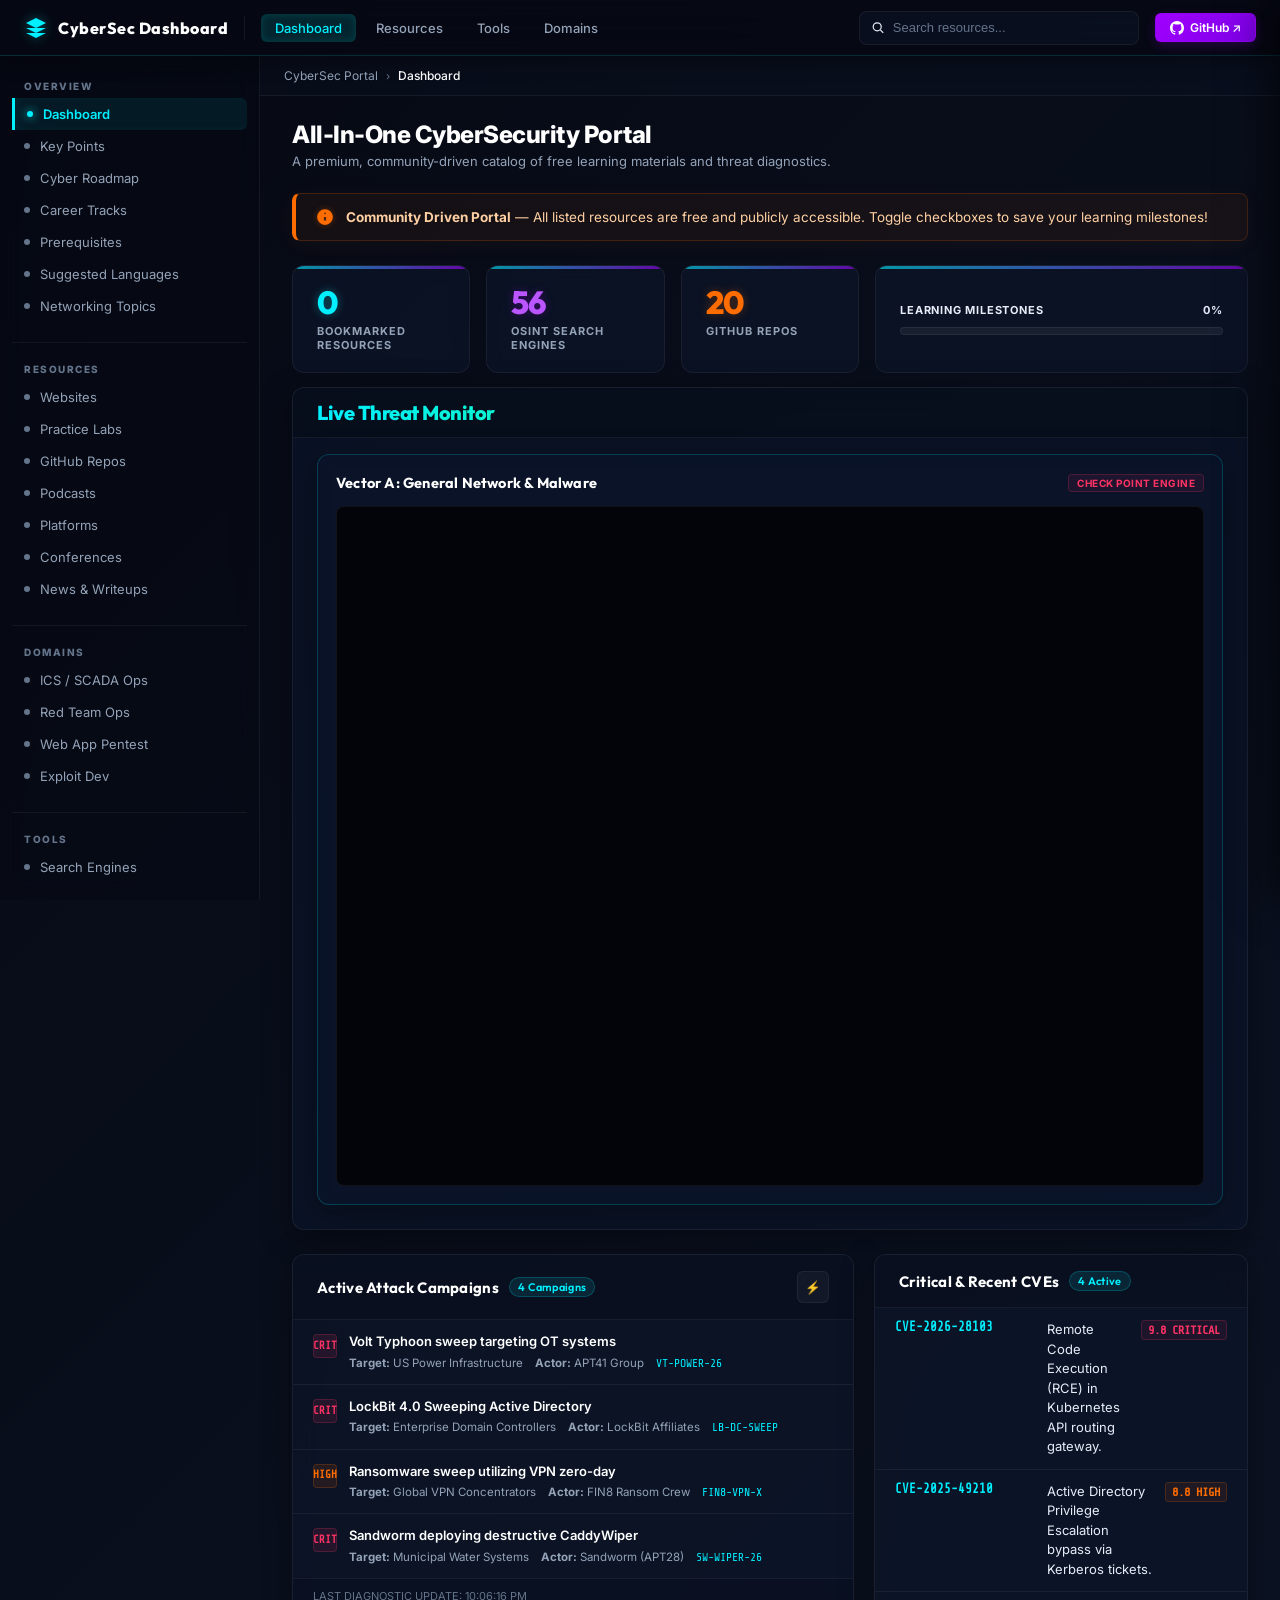
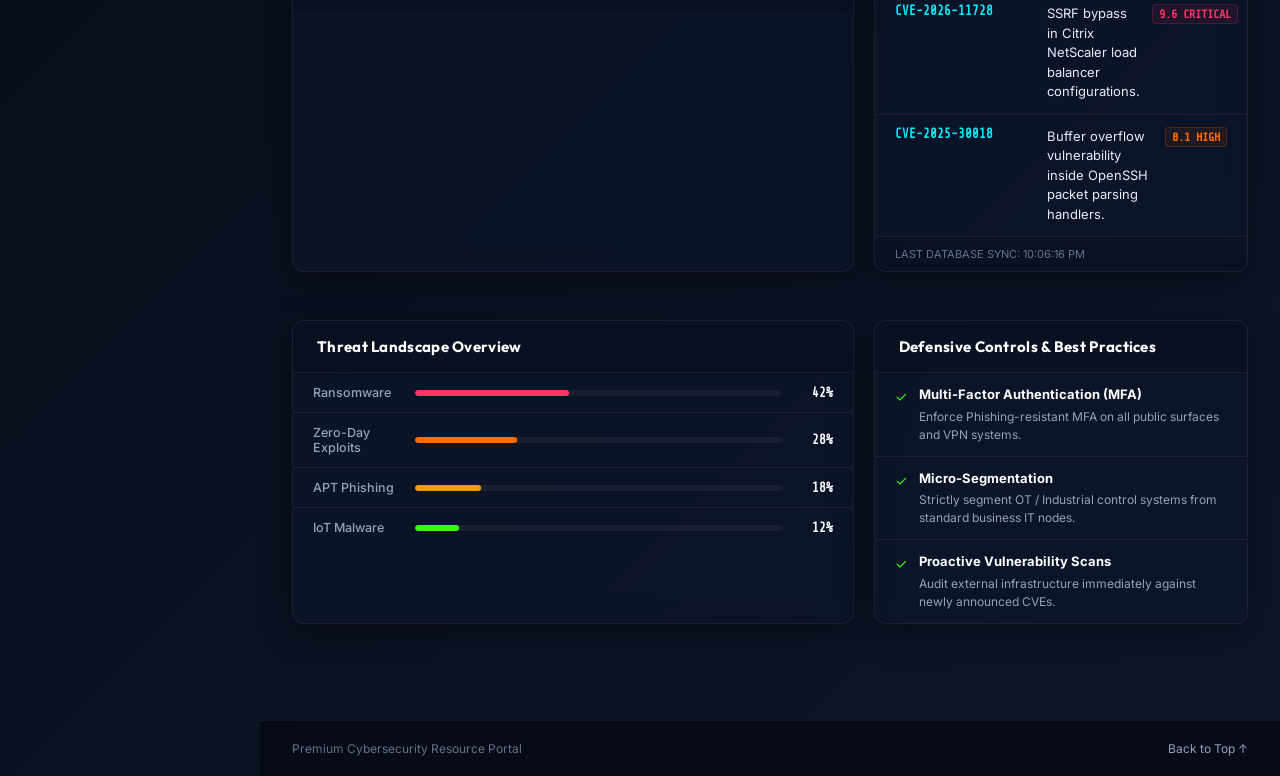
<file: index.html>
<!DOCTYPE html>
<html lang="en">
<head>
  <meta charset="UTF-8">
  <meta name="viewport" content="width=device-width, initial-scale=1.0">
  <title>CyberSec Resources Dashboard</title>
  <meta name="description" content="A premium, interactive cybersecurity portal featuring learning roadmaps, practice labs, red teaming, exploit development, and industrial control systems resources.">
  <link rel="stylesheet" href="styles.css">
</head>
<body>

  <!-- TOP NAVIGATION BAR -->
  <nav class="top-nav">
    <div class="nav-logo">
      <svg viewBox="0 0 24 24">
        <path d="M12 2L2 7l10 5 10-5-10-5zM2 17l10 5 10-5M2 12l10 5 10-5"/>
      </svg>
      CyberSec Dashboard
    </div>
    <div class="nav-items">
      <a class="nav-item active" href="#overview" id="nav-btn-dash">Dashboard</a>
      <a class="nav-item" href="#websites">Resources</a>
      <a class="nav-item" href="#searchengines">Tools</a>
      <a class="nav-item" href="#ics">Domains</a>
    </div>
    <div class="nav-search">
      <svg viewBox="0 0 16 16">
        <circle cx="6.5" cy="6.5" r="5" stroke="currentColor" stroke-width="1.5" fill="none"/>
        <line x1="10.5" y1="10.5" x2="14" y2="14" stroke="currentColor" stroke-width="1.5"/>
      </svg>
      <input id="globalSearch" type="text" placeholder="Search resources..." oninput="filterAllResources(this.value)">
    </div>
    <div class="nav-right">
      <a class="btn-github" href="https://github.com/vatsalgupta67/All-In-One-CyberSecurity-Resources" target="_blank">
        <svg width="14" height="14" fill="currentColor" viewBox="0 0 16 16">
          <path d="M8 0C3.58 0 0 3.58 0 8c0 3.54 2.29 6.53 5.47 7.59.4.07.55-.17.55-.38 0-.19-.01-.82-.01-1.49-2.01.37-2.53-.49-2.69-.94-.09-.23-.48-.94-.82-1.13-.28-.15-.68-.52-.01-.53.63-.01 1.08.58 1.23.82.72 1.21 1.87.87 2.33.66.07-.52.28-.87.51-1.07-1.78-.2-3.64-.89-3.64-3.95 0-.87.31-1.59.82-2.15-.08-.2-.36-1.02.08-2.12 0 0 .67-.21 2.2.82.64-.18 1.32-.27 2-.27.68 0 1.36.09 2 .27 1.53-1.04 2.2-.82 2.2-.82.44 1.1.16 1.92.08 2.12.51.56.82 1.27.82 2.15 0 3.07-1.87 3.75-3.65 3.95.29.25.54.73.54 1.48 0 1.07-.01 1.93-.01 2.2 0 .21.15.46.55.38A8.012 8.012 0 0 0 16 8c0-4.42-3.58-8-8-8z"/>
        </svg>
        GitHub ↗
      </a>
    </div>
  </nav>

  <div class="layout">
        <!-- CYBER ROADMAP -->
        <section class="panel section-anchor tab-view" id="roadmap-legacy">
          <div class="panel-header">
            <div class="panel-title">Cyber Security Roadmap</div>
            <div class="panel-actions">
              <span class="count">Roadmap Summary</span>
            </div>
          </div>
          <div class="roadmap-summary" style="padding: 24px; display: grid; gap: 18px;">
            <p>Use this roadmap as a structured learning guide for cybersecurity. It covers the foundational skills, offensive and defensive domains, core tools, and certifications needed to progress from beginner to advanced practitioner.</p>
            <div class="card-grid" style="grid-template-columns: repeat(auto-fit, minmax(240px, 1fr)); gap: 16px;">
              <div class="grid-card roadmap-card">
                <div class="grid-card-header">
                  <div class="grid-card-title">Phase 1: Foundations</div>
                  <span class="tag tag-green">Essentials</span>
                </div>
                <div class="grid-card-desc">
                  Learn the basics of Linux, Windows, networking, shell scripting, HTTP, and computer architecture. These are the building blocks for every cybersecurity role.
                </div>
                <ul class="prevention-list" style="margin-top: 10px;">
                  <li><span class="prev-check">✓</span> Linux / Bash basics</li>
                  <li><span class="prev-check">✓</span> TCP/IP, DNS, HTTP(S)</li>
                  <li><span class="prev-check">✓</span> Python scripting & automation</li>
                  <li><span class="prev-check">✓</span> Git, command line, and terminals</li>
                </ul>
              </div>

              <div class="grid-card roadmap-card">
                <div class="grid-card-header">
                  <div class="grid-card-title">Phase 2: Core Domains</div>
                  <span class="tag tag-blue">Intermediate</span>
                </div>
                <div class="grid-card-desc">
                  Master networking, web applications, system internals, cloud, and secure coding concepts before specializing further.
                </div>
                <ul class="prevention-list" style="margin-top: 10px;">
                  <li><span class="prev-check">✓</span> Web app architecture & OWASP Top 10</li>
                  <li><span class="prev-check">✓</span> Windows internals / Active Directory</li>
                  <li><span class="prev-check">✓</span> Cloud fundamentals: AWS, Azure, GCP</li>
                  <li><span class="prev-check">✓</span> Cryptography basics & PKI</li>
                </ul>
              </div>

              <div class="grid-card roadmap-card">
                <div class="grid-card-header">
                  <div class="grid-card-title">Phase 3: Defensive Skills</div>
                  <span class="tag tag-purple">Blue Team</span>
                </div>
                <div class="grid-card-desc">
                  Build detection, monitoring, incident response, and recovery skills with SIEM, EDR, threat hunting, and threat intelligence.
                </div>
                <ul class="prevention-list" style="margin-top: 10px;">
                  <li><span class="prev-check">✓</span> Security monitoring & log analysis</li>
                  <li><span class="prev-check">✓</span> Incident response workflows</li>
                  <li><span class="prev-check">✓</span> Threat hunting and detection engineering</li>
                  <li><span class="prev-check">✓</span> Compliance frameworks & risk management</li>
                </ul>
              </div>

              <div class="grid-card roadmap-card">
                <div class="grid-card-header">
                  <div class="grid-card-title">Phase 4: Offensive Skills</div>
                  <span class="tag tag-red">Red Team</span>
                </div>
                <div class="grid-card-desc">
                  Learn recon, exploitation, post-exploitation, and payload development while practicing on labs and bug bounty targets.
                </div>
                <ul class="prevention-list" style="margin-top: 10px;">
                  <li><span class="prev-check">✓</span> Reconnaissance & scanning</li>
                  <li><span class="prev-check">✓</span> Exploitation of web and network targets</li>
                  <li><span class="prev-check">✓</span> Privilege escalation & persistence</li>
                  <li><span class="prev-check">✓</span> C2 frameworks and evasion</li>
                </ul>
              </div>
            </div>

            <div class="roadmap-details" style="display: grid; gap: 16px;">
              <div class="notice" style="background: rgba(25, 32, 45, 0.9); padding: 18px; border-radius: 16px;">
                <strong>Roadmap checklist:</strong>
                <ul style="margin: 10px 0 0 18px; padding: 0; list-style: disc; color: var(--text-secondary);">
                  <li>Start with fundamentals and build upward in phases.</li>
                  <li>Practice every skill with labs and real-world tools.</li>
                  <li>Mix theory, hands-on exercises, and capture-the-flag challenges.</li>
                  <li>Track progress with self-assessments and certifications.</li>
                </ul>
              </div>
              <div style="display: grid; gap: 12px;">
                <h4 style="margin:0;">Roadmap topics included</h4>
                <div class="chip-list" style="flex-wrap: wrap; gap: 8px; display: flex;">
                  <span class="chip">Linux</span>
                  <span class="chip">Networking</span>
                  <span class="chip">Web Security</span>
                  <span class="chip">Pentesting</span>
                  <span class="chip">Cloud Security</span>
                  <span class="chip">DevSecOps</span>
                  <span class="chip">Reverse Engineering</span>
                  <span class="chip">Incident Response</span>
                  <span class="chip">SIEM</span>
                  <span class="chip">Malware Analysis</span>
                </div>
              </div>
              <div>
                <p style="margin: 0;">Original roadmap data is sourced from publicly available cybersecurity learning guides. For the full official roadmap, preserve a link back to the source and continue updating this section as new domains emerge.</p>
              </div>
            </div>
          </div>
        </section>

    <!-- SIDEBAR NAVIGATION -->
    <aside class="sidebar">
      <div class="sidebar-section">
        <div class="sidebar-heading">Overview</div>
        <a class="sidebar-link active" href="#overview" onclick="setActiveLink(this)">
          <span class="dot"></span> Dashboard
        </a>
        <a class="sidebar-link" href="#keypoints" onclick="setActiveLink(this)">
          <span class="dot"></span> Key Points
        </a>
        <a class="sidebar-link" href="#roadmap" onclick="setActiveLink(this)">
          <span class="dot"></span> Cyber Roadmap
        </a>
        <a class="sidebar-link" href="#careers" onclick="setActiveLink(this)">
          <span class="dot"></span> Career Tracks
        </a>
        <a class="sidebar-link" href="#prereqs" onclick="setActiveLink(this)">
          <span class="dot"></span> Prerequisites
        </a>
        <a class="sidebar-link" href="#languages" onclick="setActiveLink(this)">
          <span class="dot"></span> Suggested Languages
        </a>
        <a class="sidebar-link" href="#networking" onclick="setActiveLink(this)">
          <span class="dot"></span> Networking Topics
        </a>
      </div>
      
      <div class="sidebar-divider"></div>
      
      <div class="sidebar-section">
        <div class="sidebar-heading">Resources</div>
        <a class="sidebar-link" href="#websites" onclick="setActiveLink(this)">
          <span class="dot"></span> Websites
        </a>
        <a class="sidebar-link" href="#labs" onclick="setActiveLink(this)">
          <span class="dot"></span> Practice Labs
        </a>
        <a class="sidebar-link" href="#github-repos" onclick="setActiveLink(this)">
          <span class="dot"></span> GitHub Repos
        </a>
        <a class="sidebar-link" href="#podcasts" onclick="setActiveLink(this)">
          <span class="dot"></span> Podcasts
        </a>
        <a class="sidebar-link" href="#platforms" onclick="setActiveLink(this)">
          <span class="dot"></span> Platforms
        </a>
        <a class="sidebar-link" href="#conferences" onclick="setActiveLink(this)">
          <span class="dot"></span> Conferences
        </a>
        <a class="sidebar-link" href="#news" onclick="setActiveLink(this)">
          <span class="dot"></span> News & Writeups
        </a>
      </div>
      
      <div class="sidebar-divider"></div>
      
      <div class="sidebar-section">
        <div class="sidebar-heading">Domains</div>
        <a class="sidebar-link" href="#ics" onclick="setActiveLink(this)">
          <span class="dot"></span> ICS / SCADA Ops
        </a>
        <a class="sidebar-link" href="#redteam" onclick="setActiveLink(this)">
          <span class="dot"></span> Red Team Ops
        </a>
        <a class="sidebar-link" href="#webapp" onclick="setActiveLink(this)">
          <span class="dot"></span> Web App Pentest
        </a>
        <a class="sidebar-link" href="#exploit" onclick="setActiveLink(this)">
          <span class="dot"></span> Exploit Dev
        </a>
      </div>
      
      <div class="sidebar-divider"></div>
      
      <div class="sidebar-section">
        <div class="sidebar-heading">Tools</div>
        <a class="sidebar-link" href="#searchengines" onclick="setActiveLink(this)">
          <span class="dot"></span> Search Engines
        </a>
      </div>
    </aside>

    <!-- MAIN DASHBOARD CONTENT -->
    <main class="content">
      <div class="breadcrumb">
        <a href="#overview">CyberSec Portal</a>
        <span class="sep">›</span>
        <span class="current" id="bread-current">Dashboard</span>
      </div>

      <div class="page">

        <!-- VIEW: DASHBOARD -->
        <div id="view-dashboard" class="tab-view active-view">

          <!-- PAGE HEADER -->
          <header class="page-header" id="overview">
            <div class="page-title">
              All-In-One CyberSecurity Portal
              <span>A premium, community-driven catalog of free learning materials and threat diagnostics.</span>
            </div>
          </header>

          <!-- WELCOME BANNER -->
          <section class="alert">
            <svg viewBox="0 0 16 16">
              <path d="M8 1a7 7 0 100 14A7 7 0 008 1zm0 3a.75.75 0 110 1.5A.75.75 0 018 4zm1 7H7V8h2v3z"/>
            </svg>
            <div><strong>Community Driven Portal</strong> — All listed resources are free and publicly accessible. Toggle checkboxes to save your learning milestones!</div>
          </section>

          <!-- DASHBOARD METRICS ROW -->
          <section class="stats-row">
            <div class="stat-box">
              <div class="stat-num cyan" id="stat-bookmarks">0</div>
              <div class="stat-label">Bookmarked Resources</div>
            </div>
            <div class="stat-box">
              <div class="stat-num purple">56</div>
              <div class="stat-label">OSINT Search Engines</div>
            </div>
            <div class="stat-box">
              <div class="stat-num orange">20</div>
              <div class="stat-label">GitHub Repos</div>
            </div>
            <div class="stat-box progress-widget">
              <div class="progress-header">
                <span>Learning Milestones</span>
                <span id="milestone-percentage">0%</span>
              </div>
              <div class="progress-bar-track">
                <div class="progress-bar-fill" id="milestone-progress"></div>
              </div>
            </div>
          </section>

          <!-- LIVE THREAT MONITOR -->
          <section class="panel section-anchor" id="live-monitor" style="margin-bottom: 24px;">
            <div class="panel-header-custom" style="padding: 12px 24px; border-bottom: 1px solid var(--border-dim); background: rgba(6, 9, 19, 0.45);">
              <h2 style="font-size: 20px; font-weight: 800; background: linear-gradient(90deg, var(--cyan) 0%, var(--green) 100%); -webkit-background-clip: text; -webkit-text-fill-color: transparent; font-family: 'Outfit', sans-serif; letter-spacing: -0.5px;">
                Live Threat Monitor
              </h2>
            </div>
            
            <div class="dual-map-grid">
              
              <!-- Vector A -->
              <div class="map-vector-box">
                <div class="vector-header">
                  <h3>Vector A: General Network & Malware</h3>
                  <span class="tag tag-red">Check Point Engine</span>
                </div>
                <div class="iframe-container" style="background: #02040a;">
                  <iframe 
                    src="https://threatmap.checkpoint.com/" 
                    style="position: absolute; top: 0; left: 0; width: 100%; height: 100%; border: 0;" 
                    loading="lazy" 
                    sandbox="allow-scripts allow-same-origin allow-popups">
                  </iframe>
                </div>
              </div>

            </div>
          </section>

          <!-- LIVE THREAT INTEL LOGGER -->
          <div class="threat-grid">
          <div class="panel" id="panel-attacks">
            <div class="panel-header">
              <div class="panel-title">Active Attack Campaigns <span class="count" id="attack-count">4 Campaigns</span></div>
              <button class="btn btn-default btn-icon" onclick="simulateNewCampaign()" title="Simulate Campaign Attack">
                ⚡
              </button>
            </div>
            <ul class="threat-feed" id="feed-attacks">
              <!-- Dynamically Populated -->
            </ul>
            <div class="last-updated" id="attacks-updated">FEED INITIALIZED</div>
          </div>

          <div class="panel" id="panel-cves">
            <div class="panel-header">
              <div class="panel-title">Critical & Recent CVEs <span class="count" id="cve-count">4 CVEs</span></div>
            </div>
            <div id="feed-cves">
              <!-- Dynamically Populated -->
            </div>
            <div class="last-updated" id="cves-updated">FEED INITIALIZED</div>
          </div>
        </div>

        <!-- THREAT BREAKDOWN AND PREVENTION CHECKS -->
        <div class="threat-grid" style="margin-bottom: 24px;">
          <div class="panel" id="panel-breakdown">
            <div class="panel-header">
              <div class="panel-title">Threat Landscape Overview</div>
            </div>
            <div id="feed-breakdown">
              <div class="severity-bar">
                <div class="sev-label">Ransomware</div>
                <div class="sev-track"><div class="sev-fill critical" style="width: 42%;"></div></div>
                <div class="sev-count">42%</div>
              </div>
              <div class="severity-bar">
                <div class="sev-label">Zero-Day Exploits</div>
                <div class="sev-track"><div class="sev-fill high" style="width: 28%;"></div></div>
                <div class="sev-count">28%</div>
              </div>
              <div class="severity-bar">
                <div class="sev-label">APT Phishing</div>
                <div class="sev-track"><div class="sev-fill medium" style="width: 18%;"></div></div>
                <div class="sev-count">18%</div>
              </div>
              <div class="severity-bar">
                <div class="sev-label">IoT Malware</div>
                <div class="sev-track"><div class="sev-fill low" style="width: 12%;"></div></div>
                <div class="sev-count">12%</div>
              </div>
            </div>
          </div>

          <div class="panel" id="panel-prevention">
            <div class="panel-header">
              <div class="panel-title">Defensive Controls & Best Practices</div>
            </div>
            <ul class="prevention-list">
              <li>
                <span class="prev-check">✓</span>
                <div class="threat-body">
                  <div class="prev-title">Multi-Factor Authentication (MFA)</div>
                  <div class="prev-desc">Enforce Phishing-resistant MFA on all public surfaces and VPN systems.</div>
                </div>
              </li>
              <li>
                <span class="prev-check">✓</span>
                <div class="threat-body">
                  <div class="prev-title">Micro-Segmentation</div>
                  <div class="prev-desc">Strictly segment OT / Industrial control systems from standard business IT nodes.</div>
                </div>
              </li>
              <li>
                <span class="prev-check">✓</span>
                <div class="threat-body">
                  <div class="prev-title">Proactive Vulnerability Scans</div>
                  <div class="prev-desc">Audit external infrastructure immediately against newly announced CVEs.</div>
                </div>
              </li>
            </ul>
          </div>
        </div>
        </div>

        <!-- RENEWED KEY POINTS: CORE SECURITY AXIOMS -->
        <section class="panel section-anchor tab-view" id="keypoints">
          <div class="panel-header">
            <div class="panel-title">Core Cybersecurity Axioms</div>
          </div>
          <div class="card-grid" style="padding: 20px 24px;">
            <div class="grid-card axiom-card">
              <div class="grid-card-header">
                <div class="grid-card-title">Axiom I: Code is the Law</div>
                <span class="tag tag-blue">Axiom I</span>
              </div>
              <div class="grid-card-desc">
                Programming is the ultimate system baseline. To defend, audit, or break complex software structures, a practitioner must first master the logic, design, and execution patterns of the underlying code itself.
              </div>
            </div>

            <div class="grid-card axiom-card">
              <div class="grid-card-header">
                <div class="grid-card-title">Axiom II: The Network Never Lies</div>
                <span class="tag tag-green">Axiom II</span>
              </div>
              <div class="grid-card-desc">
                Information packets are the true soul of IT. While threat actors may delete logs and spoof processes, the raw network telemetry, routing tables, and socket handshakes remain an unalterable audit trail.
              </div>
            </div>

            <div class="grid-card axiom-card">
              <div class="grid-card-header">
                <div class="grid-card-title">Axiom III: Try Smarter, Not Harder</div>
                <span class="tag tag-orange">Axiom III</span>
              </div>
              <div class="grid-card-desc">
                Brute forcing is for amateur script-kiddies. Successful security research relies on detailed reconnaissance, logical modeling, and targeting the deep structural weaknesses of systems rather than raw force.
              </div>
            </div>

            <div class="grid-card axiom-card">
              <div class="grid-card-header">
                <div class="grid-card-title">Axiom IV: Capabilities over Credentials</div>
                <span class="tag tag-purple">Axiom IV</span>
              </div>
              <div class="grid-card-desc">
                Academic degrees open corporate gates, but relentless terminal curiosity, hands-on lab competency, and the ability to solve ambiguous technical puzzles are what truly forge elite security professionals.
              </div>
            </div>

            <div class="grid-card axiom-card">
              <div class="grid-card-header">
                <div class="grid-card-title">Axiom V: Assume Breach (Zero Trust)</div>
                <span class="tag tag-red">Axiom V</span>
              </div>
              <div class="grid-card-desc">
                Outer firewalls are always bypassable. True defense requires strict segmentation, absolute zero trust architectures, continuous audit sweeps, and verifying every single asset, transaction, and packet.
              </div>
            </div>
          </div>
        </section>

        <!-- VIEW: LEARNING PATH -->
        <section class="panel section-anchor tab-view" id="roadmap">
          <div class="panel-header">
            <div class="panel-title">Cybersecurity Roadmap <span class="count">roadmap.sh aligned</span></div>
          </div>
          <div class="timeline cyber-roadmap" style="padding: 24px;">
            <!-- Phase 1 -->
            <div class="timeline-item">
              <div class="timeline-badge phase-1">1</div>
              <div class="timeline-panel">
                <div class="timeline-heading">
                  <h4 class="timeline-title">Phase 1: Fundamental IT Skills</h4>
                  <span class="tag tag-green">Beginner</span>
                </div>
                <div class="timeline-body">
                  <p>Build the base: hardware, connectivity, troubleshooting, productivity suites, operating systems, and basic networking.</p>
                  <ul class="prevention-list" style="margin-top: 10px;">
                    <li><span class="prev-check">✓</span> Linux Command Line & Bash scripting</li>
                    <li><span class="prev-check">✓</span> Windows Administration & PowerShell</li>
                    <li><span class="prev-check">✓</span> Basic Computer Hardware & RAM structures</li>
                  </ul>
                  <div class="roadmap-chip-list">
                    <span class="chip">Computer hardware components</span>
                    <span class="chip">Connection types</span>
                    <span class="chip">OS-independent troubleshooting</span>
                    <span class="chip">Windows</span>
                    <span class="chip">Linux</span>
                    <span class="chip">macOS</span>
                    <span class="chip">GUI and CLI navigation</span>
                    <span class="chip">Permissions</span>
                    <span class="chip">Software installation</span>
                    <span class="chip">File CRUD</span>
                    <span class="chip">Common commands</span>
                    <span class="chip">MS Office, Google Suite, iCloud</span>
                    <span class="chip">WiFi, Bluetooth, NFC, Infrared</span>
                  </div>
                </div>
              </div>
            </div>
            
            <!-- Phase 2 -->
            <div class="timeline-item">
              <div class="timeline-badge phase-2">2</div>
              <div class="timeline-panel">
                <div class="timeline-heading">
                  <h4 class="timeline-title">Phase 2: Networking Knowledge</h4>
                  <span class="tag tag-blue">Core Skills</span>
                </div>
                <div class="timeline-body">
                  <p>Learn how systems talk, route, authenticate, segment, and fail. This is the backbone for defense and attack analysis.</p>
                  <ul class="prevention-list" style="margin-top: 10px;">
                    <li><span class="prev-check">✓</span> OSI & TCP/IP Network Models</li>
                    <li><span class="prev-check">✓</span> Wireshark Packet Analysis & Protocol auditing</li>
                    <li><span class="prev-check">✓</span> Firewalls, IDS/IPS, and local network segmentation</li>
                  </ul>
                  <div class="roadmap-chip-list">
                    <span class="chip">Common ports</span>
                    <span class="chip">HTTP / HTTPS</span>
                    <span class="chip">SSH, RDP, FTP, SFTP</span>
                    <span class="chip">SSL / TLS basics</span>
                    <span class="chip">Subnetting</span>
                    <span class="chip">Public vs private IPs</span>
                    <span class="chip">CIDR and subnet masks</span>
                    <span class="chip">DHCP, DNS, NAT, NTP, IPAM</span>
                    <span class="chip">VLAN, DMZ, ARP, VM</span>
                    <span class="chip">Routers, switches, VPNs</span>
                    <span class="chip">LAN, WAN, WLAN, MAN</span>
                    <span class="chip">NAS and SAN</span>
                    <span class="chip">Network topologies</span>
                    <span class="chip">Kerberos, RADIUS, LDAP, SSO</span>
                  </div>
                </div>
              </div>
            </div>

            <!-- Phase 3 -->
            <div class="timeline-item">
              <div class="timeline-badge phase-3">3</div>
              <div class="timeline-panel">
                <div class="timeline-heading">
                  <h4 class="timeline-title">Phase 3: Virtualization, Labs & Tooling</h4>
                  <span class="tag tag-orange">Hands On</span>
                </div>
                <div class="timeline-body">
                  <p>Use labs and virtual environments to practice safely, repeat attacks, analyze packets, and build operational muscle memory.</p>
                  <ul class="prevention-list" style="margin-top: 10px;">
                    <li><span class="prev-check">✓</span> Active Directory Hacking & Red Teaming basics</li>
                    <li><span class="prev-check">✓</span> SOC Analyst operations, SIEM monitoring, threat hunting</li>
                    <li><span class="prev-check">✓</span> Web Application vulnerability assessment (OWASP Top 10)</li>
                  </ul>
                  <div class="roadmap-chip-list">
                    <span class="chip">VirtualBox</span>
                    <span class="chip">VMware</span>
                    <span class="chip">ESXi</span>
                    <span class="chip">Proxmox</span>
                    <span class="chip">Hypervisors</span>
                    <span class="chip">Guest OS / Host OS</span>
                    <span class="chip">HackTheBox</span>
                    <span class="chip">TryHackMe</span>
                    <span class="chip">VulnHub</span>
                    <span class="chip">picoCTF</span>
                    <span class="chip">SANS Holiday Hack</span>
                    <span class="chip">nmap</span>
                    <span class="chip">Wireshark</span>
                    <span class="chip">tcpdump</span>
                    <span class="chip">tracert</span>
                    <span class="chip">ping, arp, dig, nslookup</span>
                    <span class="chip">curl and hping</span>
                    <span class="chip">iptables and netstat</span>
                  </div>
                </div>
              </div>
            </div>

            <!-- Phase 4 -->
            <div class="timeline-item">
              <div class="timeline-badge phase-4">4</div>
              <div class="timeline-panel">
                <div class="timeline-heading">
                  <h4 class="timeline-title">Phase 4: Security Skills & Knowledge</h4>
                  <span class="tag tag-purple">Security Core</span>
                </div>
                <div class="timeline-body">
                  <p>Understand how security programs detect, respond, recover, and reduce risk across people, process, and technology.</p>
                  <ul class="prevention-list" style="margin-top: 10px;">
                    <li><span class="prev-check">✓</span> Top Certifications: Security+, CEH, OSCP, CISSP</li>
                    <li><span class="prev-check">✓</span> Complex lab environments (HackTheBox, OffSec Proving Grounds)</li>
                    <li><span class="prev-check">✓</span> Custom offensive malware loader crafting & EDR evasion research</li>
                  </ul>
                  <div class="roadmap-chip-list">
                    <span class="chip">CIA triad</span>
                    <span class="chip">Defense in depth</span>
                    <span class="chip">Zero Trust</span>
                    <span class="chip">Cyber Kill Chain</span>
                    <span class="chip">MITRE ATT&CK</span>
                    <span class="chip">Diamond Model</span>
                    <span class="chip">Risk definition</span>
                    <span class="chip">Backups and resiliency</span>
                    <span class="chip">MFA and 2FA</span>
                    <span class="chip">Hardening</span>
                    <span class="chip">Isolation</span>
                    <span class="chip">IDS / IPS</span>
                    <span class="chip">Honeypots</span>
                    <span class="chip">Threat intel and OSINT</span>
                    <span class="chip">Threat hunting</span>
                    <span class="chip">Forensics basics</span>
                    <span class="chip">Vulnerability management</span>
                    <span class="chip">Reverse engineering basics</span>
                    <span class="chip">Rules of engagement</span>
                    <span class="chip">Blue, red, purple teams</span>
                    <span class="chip">SIEM and SOAR</span>
                    <span class="chip">Event logs, syslog, netflow</span>
                    <span class="chip">Packet and firewall logs</span>
                  </div>
                </div>
              </div>
            </div>

            <!-- Phase 5 -->
            <div class="timeline-item">
              <div class="timeline-badge phase-5">5</div>
              <div class="timeline-panel">
                <div class="timeline-heading">
                  <h4 class="timeline-title">Phase 5: Cryptography, Standards & Controls</h4>
                  <span class="tag tag-red">Controls</span>
                </div>
                <div class="timeline-body">
                  <p>Learn the defensive control language used by analysts, engineers, auditors, and architecture teams.</p>
                  <div class="roadmap-chip-list">
                    <span class="chip">Hashing and salting</span>
                    <span class="chip">Key exchange</span>
                    <span class="chip">PKI</span>
                    <span class="chip">Public and private keys</span>
                    <span class="chip">Obfuscation</span>
                    <span class="chip">ISO, NIST, RMF, CIS CSF</span>
                    <span class="chip">MAC and NAC</span>
                    <span class="chip">Port blocking</span>
                    <span class="chip">Group Policy</span>
                    <span class="chip">Sinkholes</span>
                    <span class="chip">ACLs</span>
                    <span class="chip">Patching</span>
                    <span class="chip">Jump servers</span>
                    <span class="chip">Endpoint security</span>
                    <span class="chip">EDR, DLP, AV, antimalware</span>
                    <span class="chip">Firewalls and NGFW</span>
                    <span class="chip">HIPS, NIDS, NIPS</span>
                    <span class="chip">Sandboxing</span>
                    <span class="chip">DNSSEC, LDAPS, SRTP, S/MIME</span>
                    <span class="chip">WPA, WPA2, WPA3, WEP</span>
                  </div>
                </div>
              </div>
            </div>

            <!-- Phase 6 -->
            <div class="timeline-item">
              <div class="timeline-badge phase-6">6</div>
              <div class="timeline-panel">
                <div class="timeline-heading">
                  <h4 class="timeline-title">Phase 6: Attacks, IR & Cloud Security</h4>
                  <span class="tag tag-blue">Advanced</span>
                </div>
                <div class="timeline-body">
                  <p>Connect attack patterns to incident response, cloud deployment models, and secure engineering practices.</p>
                  <div class="roadmap-chip-list">
                    <span class="chip">Preparation to lessons learned</span>
                    <span class="chip">Zero day, known, unknown, APT</span>
                    <span class="chip">Phishing, vishing, whaling</span>
                    <span class="chip">Smishing, spam, spim</span>
                    <span class="chip">Social engineering</span>
                    <span class="chip">Reconnaissance</span>
                    <span class="chip">Watering hole</span>
                    <span class="chip">Typo squatting</span>
                    <span class="chip">Brute force vs password spray</span>
                    <span class="chip">DoS and DDoS</span>
                    <span class="chip">MITM and spoofing</span>
                    <span class="chip">DNS poisoning</span>
                    <span class="chip">VLAN hopping</span>
                    <span class="chip">Buffer overflow</span>
                    <span class="chip">SQL injection, XSS, CSRF</span>
                    <span class="chip">Replay and pass-the-hash</span>
                    <span class="chip">Directory traversal</span>
                    <span class="chip">Cloud shared responsibility</span>
                    <span class="chip">SaaS, PaaS, IaaS</span>
                    <span class="chip">Private, public, hybrid cloud</span>
                    <span class="chip">AWS, GCP, Azure</span>
                    <span class="chip">Infrastructure as Code</span>
                    <span class="chip">Serverless</span>
                    <span class="chip">Python, Go, JavaScript, C++, Bash, PowerShell</span>
                  </div>
                </div>
              </div>
            </div>

            <!-- Phase 7 -->
            <div class="timeline-item">
              <div class="timeline-badge phase-7">7</div>
              <div class="timeline-panel">
                <div class="timeline-heading">
                  <h4 class="timeline-title">Phase 7: Certifications & Continuous Learning</h4>
                  <span class="tag tag-green">Validation</span>
                </div>
                <div class="timeline-body">
                  <p>Use certifications and ongoing labs to validate your level, then keep expanding into new tools, teams, and threat models.</p>
                  <div class="roadmap-chip-list">
                    <span class="chip">CompTIA A+</span>
                    <span class="chip">CompTIA Linux+</span>
                    <span class="chip">CompTIA Network+</span>
                    <span class="chip">CCNA</span>
                    <span class="chip">CompTIA Security+</span>
                    <span class="chip">CEH</span>
                    <span class="chip">CISA</span>
                    <span class="chip">CISM</span>
                    <span class="chip">GSEC</span>
                    <span class="chip">GPEN</span>
                    <span class="chip">GWAPT</span>
                    <span class="chip">GIAC</span>
                    <span class="chip">OSCP</span>
                    <span class="chip">CREST</span>
                    <span class="chip">CISSP</span>
                    <span class="chip">VirusTotal</span>
                    <span class="chip">Joe Sandbox</span>
                    <span class="chip">any.run</span>
                    <span class="chip">urlvoid and urlscan</span>
                    <span class="chip">WHOIS</span>
                    <span class="chip">GTFOBins, LOLBAS, WADCOMS</span>
                  </div>
                </div>
              </div>
            </div>
          </div>
        </section>

        <!-- VIEW: CAREER TRACKS -->
        <section class="panel section-anchor tab-view" id="careers">
          <div class="panel-header">
            <div class="panel-title">Cybersecurity Career Pathways</div>
          </div>
          <div class="card-grid" style="padding: 20px 24px;">
            <!-- Career 1 -->
            <div class="grid-card career-card">
              <div class="grid-card-header">
                <div class="grid-card-title">Security Operations Center (SOC) Analyst</div>
                <span class="tag tag-green">Blue Team</span>
              </div>
              <div class="grid-card-desc">
                Monitors organization networks for security events, investigates alerts, mitigates immediate threats, and manages SIEM architectures.
              </div>
              <div class="career-details" style="font-size: 11.5px; border-top: 1px solid var(--border-dim); padding-top: 10px; margin-top: 5px; color: var(--text-secondary); display: flex; flex-direction: column; gap: 4px;">
                <div><strong>Salary Est:</strong> $80,000 - $120,000</div>
                <div><strong>Key Skills:</strong> SIEM, Wireshark, Incident Response, Log Analysis</div>
                <div><strong>Best Certs:</strong> Security+, CySA+, GCIH</div>
              </div>
            </div>

            <!-- Career 2 -->
            <div class="grid-card career-card">
              <div class="grid-card-header">
                <div class="grid-card-title">Penetration Tester / Ethical Hacker</div>
                <span class="tag tag-red">Red Team</span>
              </div>
              <div class="grid-card-desc">
                Authorized simulation of active cyber attacks against network structures, web applications, and corporate infrastructure to identify vulnerabilities.
              </div>
              <div class="career-details" style="font-size: 11.5px; border-top: 1px solid var(--border-dim); padding-top: 10px; margin-top: 5px; color: var(--text-secondary); display: flex; flex-direction: column; gap: 4px;">
                <div><strong>Salary Est:</strong> $95,000 - $150,000</div>
                <div><strong>Key Skills:</strong> Python, Metasploit, Nmap, Active Directory, Web Exploits</div>
                <div><strong>Best Certs:</strong> OSCP, CEH, GPEN, PNPT</div>
              </div>
            </div>

            <!-- Career 3 -->
            <div class="grid-card career-card">
              <div class="grid-card-header">
                <div class="grid-card-title">Cloud Security Engineer</div>
                <span class="tag tag-blue">Purple Team</span>
              </div>
              <div class="grid-card-desc">
                Architects secure cloud infrastructure (AWS, Azure, GCP), monitors access policies, establishes automated guardrails, and hardening structures.
              </div>
              <div class="career-details" style="font-size: 11.5px; border-top: 1px solid var(--border-dim); padding-top: 10px; margin-top: 5px; color: var(--text-secondary); display: flex; flex-direction: column; gap: 4px;">
                <div><strong>Salary Est:</strong> $110,000 - $170,000</div>
                <div><strong>Key Skills:</strong> Cloud Architecture, Terraform, IAM Policies, DevSecOps</div>
                <div><strong>Best Certs:</strong> AWS Security, CCSP, CCSK</div>
              </div>
            </div>

            <!-- Career 4 -->
            <div class="grid-card career-card">
              <div class="grid-card-header">
                <div class="grid-card-title">Incident Responder / DFIR</div>
                <span class="tag tag-orange">Response</span>
              </div>
              <div class="grid-card-desc">
                Deploys instantly in emergency breaches, conducts digital forensics on memory and disk files, traces actor entry points, and designs containment paths.
              </div>
              <div class="career-details" style="font-size: 11.5px; border-top: 1px solid var(--border-dim); padding-top: 10px; margin-top: 5px; color: var(--text-secondary); display: flex; flex-direction: column; gap: 4px;">
                <div><strong>Salary Est:</strong> $100,000 - $160,000</div>
                <div><strong>Key Skills:</strong> Forensics, Malware Analysis, Reverse Engineering, EDR Tools</div>
                <div><strong>Best Certs:</strong> GCFE, GCFA, CHFI</div>
              </div>
            </div>

            <!-- Career 5 -->
            <div class="grid-card career-card">
              <div class="grid-card-header">
                <div class="grid-card-title">Security Architect / Director</div>
                <span class="tag tag-purple">Leadership</span>
              </div>
              <div class="grid-card-desc">
                Designs high-level cybersecurity enterprise defense postures, coordinates framework compliance (NIST, ISO), manages budgets, and leads security teams.
              </div>
              <div class="career-details" style="font-size: 11.5px; border-top: 1px solid var(--border-dim); padding-top: 10px; margin-top: 5px; color: var(--text-secondary); display: flex; flex-direction: column; gap: 4px;">
                <div><strong>Salary Est:</strong> $130,000 - $200,000+</div>
                <div><strong>Key Skills:</strong> Risk Management, Leadership, Security Architecture, Compliance</div>
                <div><strong>Best Certs:</strong> CISSP, CISM, CISA</div>
              </div>
            </div>
          </div>
        </section>

        <!-- PREREQUISITES CHECKLIST -->
        <section class="panel section-anchor tab-view" id="prereqs">
          <div class="panel-header">
            <div class="panel-title">Prerequisites & Foundational Milestones</div>
            <div class="panel-actions">
              <span class="count">6 Modules</span>
            </div>
          </div>
          <div class="table-wrap">
            <table>
              <thead>
                <tr>
                  <th class="checkbox-cell">Done</th>
                  <th style="width: 50px;">#</th>
                  <th>Topic Domain</th>
                  <th>Core Focus Area</th>
                  <th>Where to Learn</th>
                </tr>
              </thead>
              <tbody id="prereq-tbody">
                <tr class="check-row" onclick="togglePrereq(1)">
                  <td class="checkbox-cell">
                    <div class="cyber-checkbox"><svg viewBox="0 0 24 24"><path d="M9 16.17L4.83 12l-1.42 1.41L9 19 21 7l-1.41-1.41z"/></svg></div>
                  </td>
                  <td>1</td>
                  <td class="topic-name">Command Line Interfaces & Filesystems</td>
                  <td>Linux CLI commands, Windows Cmd/PowerShell, permissions, scripting</td>
                  <td class="cell-muted">FreeYouTube guides & CTF basics</td>
                </tr>
                <tr class="check-row" onclick="togglePrereq(2)">
                  <td class="checkbox-cell">
                    <div class="cyber-checkbox"><svg viewBox="0 0 24 24"><path d="M9 16.17L4.83 12l-1.42 1.41L9 19 21 7l-1.41-1.41z"/></svg></div>
                  </td>
                  <td>2</td>
                  <td class="topic-name">Programming Fundamentals (Python)</td>
                  <td>Control flows, loops, socket programming, script automation, parser building</td>
                  <td class="cell-muted">FreeCodeCamp & Interactive Tutorials</td>
                </tr>
                <tr class="check-row" onclick="togglePrereq(3)">
                  <td class="checkbox-cell">
                    <div class="cyber-checkbox"><svg viewBox="0 0 24 24"><path d="M9 16.17L4.83 12l-1.42 1.41L9 19 21 7l-1.41-1.41z"/></svg></div>
                  </td>
                  <td>3</td>
                  <td class="topic-name">Basic Cryptography Concepts</td>
                  <td>Hashing vs Encryption, public/private keys, SSL/TLS handshakes, AES/RSA algorithms</td>
                  <td class="cell-muted">Khan Academy & YouTube explanations</td>
                </tr>
                <tr class="check-row" onclick="togglePrereq(4)">
                  <td class="checkbox-cell">
                    <div class="cyber-checkbox"><svg viewBox="0 0 24 24"><path d="M9 16.17L4.83 12l-1.42 1.41L9 19 21 7l-1.41-1.41z"/></svg></div>
                  </td>
                  <td>4</td>
                  <td class="topic-name">Technical Hardware & OS Internals</td>
                  <td>CPU registers, Memory segments (Stack vs Heap), system BIOS, hardware interfaces</td>
                  <td class="cell-muted">Computer Architecture forums</td>
                </tr>
                <tr class="check-row" onclick="togglePrereq(5)">
                  <td class="checkbox-cell">
                    <div class="cyber-checkbox"><svg viewBox="0 0 24 24"><path d="M9 16.17L4.83 12l-1.42 1.41L9 19 21 7l-1.41-1.41z"/></svg></div>
                  </td>
                  <td>5</td>
                  <td class="topic-name">Computer Networking Sockets & Protocols</td>
                  <td>OSI model layers, TCP vs UDP routing, subnet masks, packets, firewall logic</td>
                  <td class="cell-muted">Network+ courses (YouTube / Professor Messer)</td>
                </tr>
                <tr class="check-row" onclick="togglePrereq(6)">
                  <td class="checkbox-cell">
                    <div class="cyber-checkbox"><svg viewBox="0 0 24 24"><path d="M9 16.17L4.83 12l-1.42 1.41L9 19 21 7l-1.41-1.41z"/></svg></div>
                  </td>
                  <td>6</td>
                  <td class="topic-name">Advanced Google OSINT & Researching</td>
                  <td>Search operator dorks, threat intelligence databases, catalog indexing</td>
                  <td class="cell-muted">Practical OSINT guides</td>
                </tr>
              </tbody>
            </table>
          </div>
        </section>

        <!-- PROGRAMMING LANGUAGES SUGGESTIONS -->
        <section class="panel section-anchor tab-view" id="languages">
          <div class="panel-header">
            <div class="panel-title">CyberSecurity Suggested Languages</div>
          </div>
          <div class="tabs" id="langTabs">
            <button class="tab active" onclick="switchLangTab('lang-beginner', this)">Beginner Level</button>
            <button class="tab" onclick="switchLangTab('lang-intermediate', this)">Intermediate Level</button>
            <button class="tab" onclick="switchLangTab('lang-advanced', this)">Corporate / Offensive Ops</button>
          </div>
          <div id="lang-beginner" class="tab-content active">
            <div class="notice">
              <svg viewBox="0 0 16 16"><path d="M8 1a7 7 0 100 14A7 7 0 008 1zm0 3a.75.75 0 110 1.5A.75.75 0 018 4zm1 7H7V8h2v3z"/></svg>
              <span>Beginners should start with Python. It opens up automation, parsing, exploit scripts, and high-level logic.</span>
            </div>
            <div class="chip-list">
              <span class="chip star">Python ★</span>
            </div>
          </div>
          <div id="lang-intermediate" class="tab-content">
            <div class="chip-list">
              <span class="chip star">Python</span>
              <span class="chip star">Bash Shell</span>
              <span class="chip">C (Basic Syntax)</span>
              <span class="chip">Structured Query Language (SQL)</span>
              <span class="chip">JavaScript (Client-Side)</span>
              <span class="chip">PHP (Server-Side Basics)</span>
              <span class="chip">PowerShell Scripting</span>
            </div>
          </div>
          <div id="lang-advanced" class="tab-content">
            <div class="chip-list">
              <span class="chip star">Python ★</span>
              <span class="chip star">SQL ★</span>
              <span class="chip star">C ★</span>
              <span class="chip star">Bash ★</span>
              <span class="chip star">PowerShell ★</span>
              <span class="chip">C# (Windows Active Directory / Offensive Apps)</span>
              <span class="chip">C++ (Windows EDR Bypass / Malware Crafting)</span>
              <span class="chip">Assembly x86/x64 (Reverse Engineering / Buffer Overflows)</span>
              <span class="chip">Go (Highly Efficient Custom Offensive Tools)</span>
              <span class="chip">Nim (Modern Offensive Operations / Loader Bypass)</span>
              <span class="chip">JavaScript / Node.js (Web Security Analysis)</span>
              <span class="chip">PHP (Classic Web Exploit Analysis)</span>
              <span class="chip">Lua (Wireshark Custom Plugin Scripts)</span>
              <span class="chip">Java (Android Platform Penetration)</span>
              <span class="chip">Ruby (Metasploit Exploit Integrations)</span>
              <span class="chip">Perl (Legacy Scripting)</span>
            </div>
          </div>
        </section>

        <!-- NETWORKING CHIPS & GLOSSARY -->
        <section class="panel section-anchor tab-view" id="networking">
          <div class="panel-header">
            <div class="panel-title">Computer Networking Topics <span class="count">31 Topics</span></div>
            <span style="font-size:11.5px;color:var(--text-secondary);">Click any topic to read definition!</span>
          </div>
          <div class="chip-list" id="networking-chips-container">
            <!-- Dynamically populated from JavaScript -->
          </div>
        </section>

        <!-- WEBSITES DYNAMIC MOUNT -->
        <section class="panel section-anchor tab-view" id="websites">
          <div class="panel-header">
            <div class="panel-title">Essential Learning Websites <span class="count" id="websites-cnt">0</span></div>
          </div>
          <div class="table-wrap">
            <table id="tbl-websites">
              <thead>
                <tr>
                  <th>Website Name</th>
                  <th>Target URL</th>
                  <th>Key Focus Description</th>
                  <th style="width: 140px;">Resource Type</th>
                  <th style="width: 80px; text-align: center;">Save</th>
                </tr>
              </thead>
              <tbody id="tbody-websites">
                <!-- Dynamically populated -->
              </tbody>
            </table>
          </div>
        </section>

        <!-- LABS DYNAMIC MOUNT -->
        <section class="panel section-anchor tab-view" id="labs">
          <div class="panel-header">
            <div class="panel-title">Recommended Cyber Practice Labs <span class="count" id="labs-cnt">0</span></div>
          </div>
          <div class="card-grid" id="grid-labs">
            <!-- Dynamically populated -->
          </div>
        </section>

        <!-- REPOS DYNAMIC MOUNT -->
        <section class="panel section-anchor tab-view" id="github-repos">
          <div class="panel-header">
            <div class="panel-title">Curated GitHub Repositories <span class="count" id="repos-cnt">0</span></div>
          </div>
          <div class="table-wrap">
            <table id="tbl-repos">
              <thead>
                <tr>
                  <th>Repository Path</th>
                  <th>Focus / Domain Category</th>
                  <th style="width: 80px; text-align: center;">Save</th>
                </tr>
              </thead>
              <tbody id="tbody-repos">
                <!-- Dynamically populated -->
              </tbody>
            </table>
          </div>
        </section>

        <!-- PODCASTS DYNAMIC MOUNT -->
        <section class="panel section-anchor tab-view" id="podcasts">
          <div class="panel-header">
            <div class="panel-title">Audio Podcasts & Briefings <span class="count" id="podcasts-cnt">0</span></div>
          </div>
          <div class="table-wrap">
            <table id="tbl-podcasts">
              <thead>
                <tr>
                  <th>Podcast Name</th>
                  <th>Webpage Link</th>
                  <th>Coverage & Topics</th>
                  <th style="width: 80px; text-align: center;">Save</th>
                </tr>
              </thead>
              <tbody id="tbody-podcasts">
                <!-- Dynamically populated -->
              </tbody>
            </table>
          </div>
        </section>

        <!-- PLATFORMS DYNAMIC MOUNT -->
        <section class="panel section-anchor tab-view" id="platforms">
          <div class="panel-header">
            <div class="panel-title">IT & Security Training Platforms <span class="count" id="platforms-cnt">0</span></div>
          </div>
          <div class="card-grid" id="grid-platforms">
            <!-- Dynamically populated -->
          </div>
        </section>

        <!-- CONFERENCES DYNAMIC MOUNT -->
        <section class="panel section-anchor tab-view" id="conferences">
          <div class="panel-header">
            <div class="panel-title">Worldwide Cybersecurity Conferences <span class="count" id="conferences-cnt">0</span></div>
          </div>
          <div class="table-wrap">
            <table>
              <thead>
                <tr>
                  <th>Conference Name</th>
                  <th>Category / Scale Type</th>
                  <th style="width: 80px; text-align: center;">Save</th>
                </tr>
              </thead>
              <tbody id="tbody-conferences">
                <!-- Dynamically populated -->
              </tbody>
            </table>
          </div>
        </section>

        <!-- NEWS DYNAMIC MOUNT -->
        <section class="panel section-anchor tab-view" id="news">
          <div class="panel-header">
            <div class="panel-title">Intelligence News & Writeups <span class="count" id="news-cnt">0</span></div>
          </div>
          <div class="table-wrap">
            <table>
              <thead>
                <tr>
                  <th>Intelligence Source Name</th>
                  <th>Website Portal</th>
                  <th>Focus Coverage</th>
                  <th style="width: 80px; text-align: center;">Save</th>
                </tr>
              </thead>
              <tbody id="tbody-news">
                <!-- Dynamically populated -->
              </tbody>
            </table>
          </div>
        </section>

        <!-- DYNAMIC DOMAINS: ICS/SCADA OPERATIONS -->
        <section class="panel section-anchor tab-view" id="ics">
          <div class="panel-header">
            <div class="panel-title">Industrial Control Systems (ICS / SCADA) Operations</div>
            <div class="panel-actions">
              <span class="tag tag-orange">OT DOMAIN</span>
            </div>
          </div>
          <div class="tabs" id="icsTabs">
            <button class="tab active" onclick="switchDomainTab('ics', 'ics-overview', this)">Core Fundamentals</button>
            <button class="tab" onclick="switchDomainTab('ics', 'ics-resources', this)">Learning Resources</button>
            <button class="tab" onclick="switchDomainTab('ics', 'ics-books', this)">Literature Books</button>
          </div>
          
          <div id="ics-overview" class="tab-content active">
            <div class="notice">
              <svg viewBox="0 0 16 16"><path d="M8 1a7 7 0 100 14A7 7 0 008 1zm0 3a.75.75 0 110 1.5A.75.75 0 018 4zm1 7H7V8h2v3z"/></svg>
              <span><strong>Operational Technology (OT)</strong> deals with physical process hardware. Key concepts revolve around availability, safety, and operational continuity.</span>
            </div>
            <div class="kv-list">
              <div class="kv-item"><span class="kv-key">Definitions</span><span class="kv-val">Understand core components: SCADA (Supervisory Control), HMI (Human-Machine Interface), PLC (Programmable Logic Controller), RTU (Remote Terminal Unit).</span></div>
              <div class="kv-item"><span class="kv-key">IT vs OT Security</span><span class="kv-val">IT prioritizes Confidentiality (data secrecy). OT strictly prioritizes Availability and Safety (physical prevention). OT nodes are often highly legacy, lacking encryption or simple patching cycles.</span></div>
              <div class="kv-item"><span class="kv-key">OT Protocols</span><span class="kv-val">Learn specific industrial network protocols: Modbus (serial/TCP), Siemens S7Comm, Profinet, EtherNet/IP, DNP3.</span></div>
            </div>
          </div>

          <div id="ics-resources" class="tab-content">
            <div class="table-wrap">
              <table>
                <thead>
                  <tr><th>Free / Paid Learning Resource</th><th>Type / Description</th></tr>
                </thead>
                <tbody id="tbody-ics-resources">
                  <!-- JavaScript populates -->
                </tbody>
              </table>
            </div>
          </div>

          <div id="ics-books" class="tab-content">
            <div class="kv-list">
              <div class="kv-item"><span class="kv-key">Pentesting Industrial Control Systems</span><span class="kv-val">Packt Publishing - Clear guide to conducting hands-on assessments of OT networks.</span></div>
              <div class="kv-item"><span class="kv-key">Industrial Cybersecurity</span><span class="kv-val">Packt Publishing - Deep insights into efficiently monitoring cybersecurity posture.</span></div>
              <div class="kv-item"><span class="kv-key">Hacking Exposed Industrial Control Systems</span><span class="kv-val">McGraw Hill - Explores real-world attacks, vectors, and hardening checklists.</span></div>
            </div>
          </div>
        </section>

        <!-- DYNAMIC DOMAINS: RED TEAM OPERATIONS -->
        <section class="panel section-anchor tab-view" id="redteam">
          <div class="panel-header">
            <div class="panel-title">Red Team Operations & Adversary Emulation</div>
            <div class="panel-actions"><span class="tag tag-red">OFFENSIVE DOMAIN</span></div>
          </div>
          <div class="tabs" id="redTabs">
            <button class="tab active" onclick="switchDomainTab('red', 'red-overview', this)">Core Overview</button>
            <button class="tab" onclick="switchDomainTab('red', 'red-resources', this)">Emulation Toolkits</button>
          </div>
          
          <div id="red-overview" class="tab-content active">
            <div class="notice">
              <svg viewBox="0 0 16 16"><path d="M8 1a7 7 0 100 14A7 7 0 008 1zm0 3a.75.75 0 110 1.5A.75.75 0 018 4zm1 7H7V8h2v3z"/></svg>
              <span>Red Teaming simulates targeted attacks to evaluate the capability of people, tools, and response policies.</span>
            </div>
            <div class="kv-list">
              <div class="kv-item"><span class="kv-key">Pre-Requisites</span><span class="kv-val">Requires mastery of Active Directory, network lateral movement, post-exploitation scripts, and bypass configurations.</span></div>
              <div class="kv-item"><span class="kv-key">Offensive Mindset</span><span class="kv-val">Unlike pentesting, Red Teaming does not look for every bug; it builds a realistic threat campaign to test detection alarms. "Nothing is secure."</span></div>
            </div>
          </div>

          <div id="red-resources" class="tab-content">
            <div class="table-wrap">
              <table>
                <thead>
                  <tr><th>Emulation Library / Resource Path</th><th>Key Focus Area</th></tr>
                </thead>
                <tbody id="tbody-red-resources">
                  <!-- Javascript populates -->
                </tbody>
              </table>
            </div>
          </div>
        </section>

        <!-- DYNAMIC DOMAINS: WEB APPLICATION PENTESTING -->
        <section class="panel section-anchor tab-view" id="webapp">
          <div class="panel-header">
            <div class="panel-title">Web Application Penetration Testing</div>
            <div class="panel-actions"><span class="tag tag-blue">WEB DOMAIN</span></div>
          </div>
          <div class="tabs" id="webTabs">
            <button class="tab active" onclick="switchDomainTab('web', 'web-overview', this)">Core Concepts</button>
            <button class="tab" onclick="switchDomainTab('web', 'web-resources', this)">Methodologies</button>
          </div>
          
          <div id="web-overview" class="tab-content active">
            <div class="notice">
              <svg viewBox="0 0 16 16"><path d="M8 1a7 7 0 100 14A7 7 0 008 1zm0 3a.75.75 0 110 1.5A.75.75 0 018 4zm1 7H7V8h2v3z"/></svg>
              <span>Web Applications are primary entryways into modern cloud setups. OWASP Top 10 lists core vulnerabilities.</span>
            </div>
            <div class="kv-list">
              <div class="kv-item"><span class="kv-key">Vulnerabilities</span><span class="kv-val">Understand SQL Injections, Cross-Site Scripting (XSS), Broken Auth, CSRF, and Server Side Request Forgery (SSRF).</span></div>
              <div class="kv-item"><span class="kv-key">Key Languages</span><span class="kv-val">Proficiency in JavaScript, PHP, Node.js, and browser APIs gives you immediate debugging advantage.</span></div>
            </div>
          </div>

          <div id="web-resources" class="tab-content">
            <div class="table-wrap">
              <table>
                <thead>
                  <tr><th>Web Application Security Library</th><th>Format Style / Coverage</th></tr>
                </thead>
                <tbody id="tbody-web-resources">
                  <!-- Javascript populates -->
                </tbody>
              </table>
            </div>
          </div>
        </section>

        <!-- DYNAMIC DOMAINS: EXPLOIT DEVELOPMENT -->
        <section class="panel section-anchor tab-view" id="exploit">
          <div class="panel-header">
            <div class="panel-title">Exploit Development & Binary Analysis</div>
            <div class="panel-actions"><span class="tag tag-purple">BINARY DOMAIN</span></div>
          </div>
          <div class="tabs" id="exploitTabs">
            <button class="tab active" onclick="switchDomainTab('exploit', 'exploit-overview', this)">Core Prerequisites</button>
            <button class="tab" onclick="switchDomainTab('exploit', 'exploit-resources', this)">Binary Resources</button>
          </div>
          
          <div id="exploit-overview" class="tab-content active">
            <div class="notice">
              <svg viewBox="0 0 16 16"><path d="M8 1a7 7 0 100 14A7 7 0 008 1zm0 3a.75.75 0 110 1.5A.75.75 0 018 4zm1 7H7V8h2v3z"/></svg>
              <span>Binary analysis deals directly with system architecture, memory control states, and binary fuzzing mechanisms.</span>
            </div>
            <div class="kv-list">
              <div class="kv-item"><span class="kv-key">Pre-Requisites</span><span class="kv-val">Requires assembly languages (x86/x64), reverse engineering decompilers (Ghidra, IDA), debuggers (x64dbg, GDB), and C knowledge.</span></div>
              <div class="kv-item"><span class="kv-key">Binary Protections</span><span class="kv-val">Learn to analyze and bypass standard OS mitigations: ASLR (Address Space Randomization), DEP/NX (Execution Prevention), Stack Canaries.</span></div>
            </div>
          </div>

          <div id="exploit-resources" class="tab-content">
            <div class="table-wrap">
              <table>
                <thead>
                  <tr><th>Exploitation & RE Resource</th><th>Medium Platform</th></tr>
                </thead>
                <tbody id="tbody-exploit-resources">
                  <!-- Javascript populates -->
                </tbody>
              </table>
            </div>
          </div>
        </section>

        <!-- DYNAMIC MOUNT: OSINT & SECURITY SEARCH ENGINES -->
        <section class="panel section-anchor tab-view" id="searchengines">
          <div class="panel-header">
            <div class="panel-title">CyberSecurity OSINT & Hacking Search Engines <span class="count" id="se-cnt">0</span></div>
            <div class="panel-actions">
              <span id="se-category-count" style="font-size:11.5px;color:var(--text-secondary);">Filter Category: All</span>
            </div>
          </div>
          <div class="se-grid" id="grid-search-engines">
            <!-- Dynamically populated from JS -->
          </div>
        </section>

      </div>

      <!-- FOOTER -->
      <footer class="footer">
        <div>
          Premium Cybersecurity Resource Portal
        </div>
        <div>
          <a href="#overview">Back to Top ↑</a>
        </div>
      </footer>
    </main>

  </div>

  <!-- SLIDE OUT DRAWER FOR NETWORKING GLOSSARY -->
  <div class="drawer-overlay" id="drawerOverlay" onclick="closeDrawer()"></div>
  <div class="drawer" id="glossaryDrawer">
    <div class="drawer-header">
      <div class="drawer-title" id="drawerTitle">Glossary Definition</div>
      <button class="drawer-close" onclick="closeDrawer()">&times;</button>
    </div>
    <div class="drawer-content" id="drawerContent">
      <!-- Dynamically filled on chip click -->
    </div>
  </div>

  <!-- LOAD JS SCRIPTS -->
  <script src="app.js"></script>
</body>
</html>
</file>
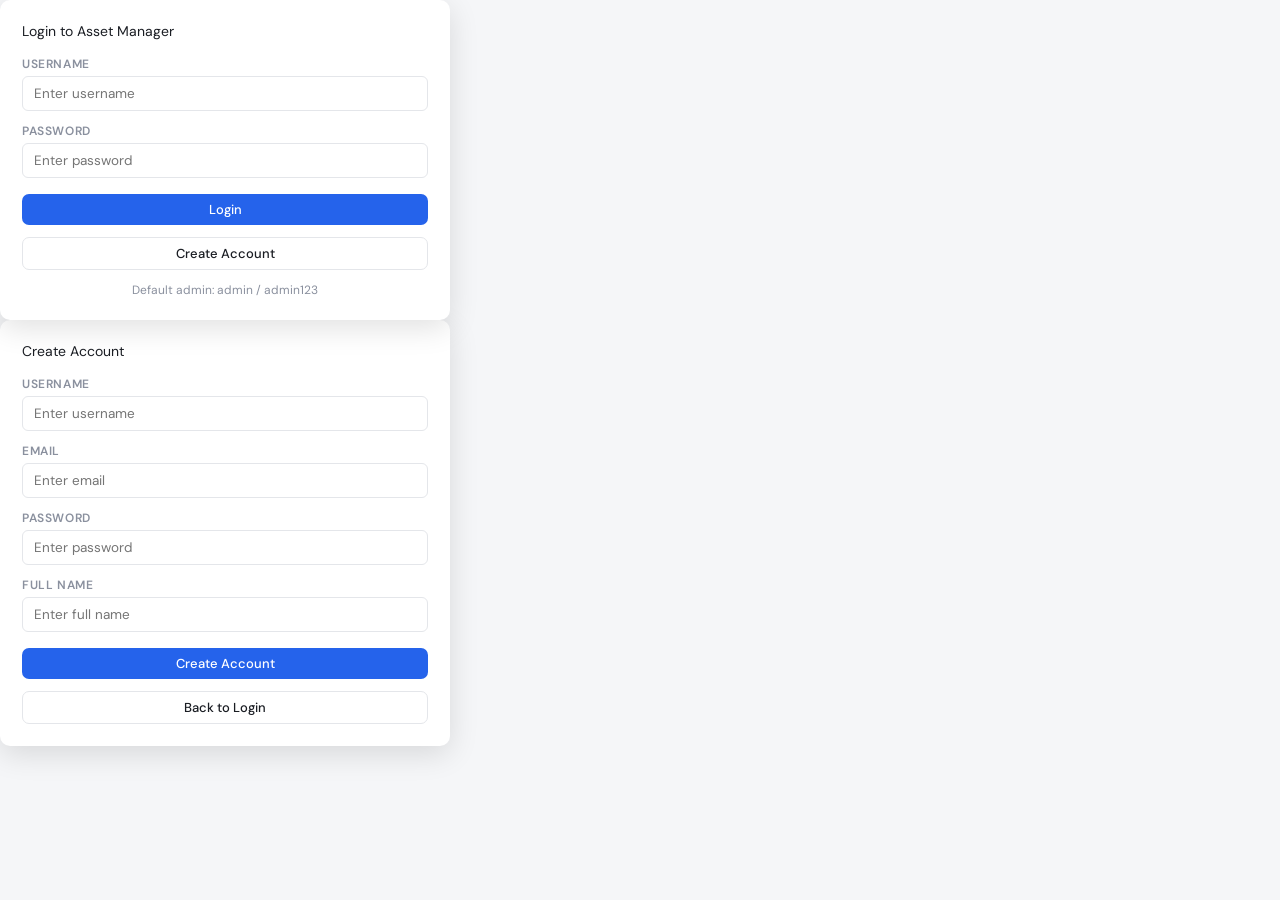
<file: dash.html>
<!DOCTYPE html>
<html lang="en">
<head>
<meta charset="UTF-8">
<meta name="viewport" content="width=device-width, initial-scale=1.0">
<title>Asset Manager</title>
<link href="https://fonts.googleapis.com/css2?family=DM+Sans:wght@400;500;600&family=DM+Mono:wght@400;500&display=swap" rel="stylesheet">
<style>
  *, *::before, *::after { box-sizing: border-box; margin: 0; padding: 0; }

  :root {
    --bg: #f5f6f8;
    --white: #ffffff;
    --border: #e4e6ea;
    --text: #1a1d23;
    --muted: #8a909e;
    --blue: #2563eb;
    --green: #16a34a;
    --red: #dc2626;
    --yellow: #d97706;
    --green-bg: #f0fdf4;
    --red-bg: #fef2f2;
    --yellow-bg: #fffbeb;
    --blue-bg: #eff6ff;
    --shadow: 0 1px 3px rgba(0,0,0,0.07), 0 1px 2px rgba(0,0,0,0.04);
  }

  body { font-family: 'DM Sans', sans-serif; background: var(--bg); color: var(--text); font-size: 14px; }

  .layout { display: flex; min-height: 100vh; }

  /* SIDEBAR */
  .sidebar {
    width: 220px; background: var(--white); border-right: 1px solid var(--border);
    display: flex; flex-direction: column; padding: 20px 0;
    position: fixed; height: 100vh;
  }

  .logo { padding: 0 16px 20px; border-bottom: 1px solid var(--border); margin-bottom: 10px; }

  .logo-text { font-size: 15px; font-weight: 600; display: flex; align-items: center; gap: 8px; }

  .logo-icon {
    width: 28px; height: 28px; background: var(--blue); border-radius: 6px;
    display: flex; align-items: center; justify-content: center; font-size: 14px;
  }

  .nav-section { padding: 8px 16px 4px; font-size: 11px; font-weight: 600; color: var(--muted); text-transform: uppercase; letter-spacing: 0.06em; }

  .nav-item {
    display: flex; align-items: center; gap: 10px;
    padding: 8px 10px; margin: 1px 8px; border-radius: 6px;
    cursor: pointer; color: var(--muted); font-size: 13.5px; font-weight: 500;
    transition: background 0.12s, color 0.12s;
  }
  .nav-item:hover { background: var(--bg); color: var(--text); }
  .nav-item.active { background: var(--blue-bg); color: var(--blue); }
  .nav-item .ni { font-size: 15px; }

  .sidebar-bottom { margin-top: auto; padding: 12px 8px 0; border-top: 1px solid var(--border); }

  /* MAIN */
  .main { margin-left: 220px; flex: 1; display: flex; flex-direction: column; }

  /* TOPBAR */
  .topbar {
    background: var(--white); border-bottom: 1px solid var(--border);
    padding: 0 24px; height: 54px;
    display: flex; align-items: center; justify-content: space-between;
    position: sticky; top: 0; z-index: 10;
  }

  .page-title { font-size: 15px; font-weight: 600; }
  .topbar-right { display: flex; align-items: center; gap: 10px; }

  .search {
    display: flex; align-items: center; gap: 7px;
    background: var(--bg); border: 1px solid var(--border);
    border-radius: 7px; padding: 6px 12px; width: 210px;
    transition: border-color 0.15s;
  }
  .search:focus-within { border-color: var(--blue); }
  .search input { border: none; background: none; outline: none; font-family: 'DM Sans', sans-serif; font-size: 13px; color: var(--text); width: 100%; }
  .search input::placeholder { color: var(--muted); }

  .btn { padding: 7px 14px; border-radius: 7px; font-family: 'DM Sans', sans-serif; font-size: 13px; font-weight: 500; cursor: pointer; border: none; transition: all 0.12s; }
  .btn-primary { background: var(--blue); color: #fff; }
  .btn-primary:hover { background: #1d4ed8; }
  .btn-outline { background: var(--white); color: var(--text); border: 1px solid var(--border); }
  .btn-outline:hover { background: var(--bg); }

  .user-btn { width: 30px; height: 30px; border-radius: 50%; background: var(--blue); color: white; display: flex; align-items: center; justify-content: center; font-size: 11px; font-weight: 600; cursor: pointer; }

  /* CONTENT */
  .content { padding: 22px 24px; }

  /* STATS */
  .stats { display: grid; grid-template-columns: repeat(4, 1fr); gap: 12px; margin-bottom: 20px; }

  .stat-card {
    background: var(--white); border: 1px solid var(--border); border-radius: 8px;
    padding: 16px 18px; box-shadow: var(--shadow);
  }

  .stat-label { font-size: 12px; color: var(--muted); font-weight: 500; margin-bottom: 8px; }
  .stat-row { display: flex; align-items: flex-end; justify-content: space-between; }
  .stat-value { font-size: 26px; font-weight: 600; line-height: 1; }
  .stat-icon { width: 34px; height: 34px; border-radius: 7px; display: flex; align-items: center; justify-content: center; font-size: 17px; }
  .stat-sub { font-size: 11.5px; color: var(--muted); margin-top: 6px; }

  /* TABLE */
  .table-card {
    background: var(--white); border: 1px solid var(--border);
    border-radius: 8px; box-shadow: var(--shadow); overflow: hidden; margin-bottom: 18px;
  }

  .table-header {
    padding: 14px 18px; border-bottom: 1px solid var(--border);
    display: flex; align-items: center; justify-content: space-between; gap: 10px; flex-wrap: wrap;
  }

  .table-title { font-size: 14px; font-weight: 600; }
  .table-controls { display: flex; align-items: center; gap: 8px; }

  select {
    font-family: 'DM Sans', sans-serif; font-size: 13px; color: var(--text);
    background: var(--white); border: 1px solid var(--border);
    border-radius: 6px; padding: 6px 10px; cursor: pointer; outline: none;
    transition: border-color 0.12s;
  }
  select:focus { border-color: var(--blue); }

  table { width: 100%; border-collapse: collapse; }

  th {
    padding: 10px 16px; text-align: left; font-size: 11.5px; font-weight: 600;
    color: var(--muted); text-transform: uppercase; letter-spacing: 0.05em;
    background: #fafbfc; border-bottom: 1px solid var(--border);
  }

  td { padding: 11px 16px; border-bottom: 1px solid var(--border); vertical-align: middle; font-size: 13.5px; }
  tr:last-child td { border-bottom: none; }
  tbody tr:hover td { background: #fafbfc; }

  .asset-id { font-family: 'DM Mono', monospace; font-size: 12px; color: var(--blue); }

  .user-cell { display: flex; align-items: center; gap: 9px; }
  .avatar { width: 28px; height: 28px; border-radius: 50%; display: flex; align-items: center; justify-content: center; font-size: 11px; font-weight: 600; flex-shrink: 0; }
  .name { font-weight: 500; font-size: 13.5px; }
  .dept-txt { font-size: 11.5px; color: var(--muted); }

  .badge { display: inline-flex; align-items: center; gap: 5px; padding: 3px 9px; border-radius: 20px; font-size: 12px; font-weight: 500; white-space: nowrap; }
  .badge-green { background: var(--green-bg); color: var(--green); }
  .badge-red { background: var(--red-bg); color: var(--red); }
  .badge-yellow { background: var(--yellow-bg); color: var(--yellow); }
  .badge-gray { background: var(--bg); color: var(--muted); }
  .dot { width: 6px; height: 6px; border-radius: 50%; }

  .text-muted { color: var(--muted); font-size: 13px; }
  .mono { font-family: 'DM Mono', monospace; font-size: 12px; }

  .view-btn {
    background: none; border: none; color: var(--blue); font-size: 13px;
    font-family: 'DM Sans', sans-serif; cursor: pointer; font-weight: 500;
    padding: 0; text-decoration: underline; text-underline-offset: 2px;
  }
  .view-btn:hover { color: #1d4ed8; }

  .empty td { text-align: center; padding: 32px; color: var(--muted); }

  /* BOTTOM */
  .bottom-row { display: grid; grid-template-columns: 1fr 1fr; gap: 12px; }

  .panel {
    background: var(--white); border: 1px solid var(--border);
    border-radius: 8px; padding: 18px; box-shadow: var(--shadow);
  }
  .panel-title { font-size: 14px; font-weight: 600; margin-bottom: 14px; }

  .progress-row { margin-bottom: 12px; }
  .progress-row:last-child { margin-bottom: 0; }
  .progress-label { display: flex; justify-content: space-between; font-size: 13px; margin-bottom: 5px; }
  .progress-label span:last-child { color: var(--muted); font-size: 12px; }
  .progress-track { height: 5px; background: var(--border); border-radius: 3px; overflow: hidden; }
  .progress-fill { height: 100%; border-radius: 3px; transition: width 0.4s ease; }

  .stats-grid { display: grid; grid-template-columns: repeat(auto-fit,minmax(220px,1fr)); gap: 12px; margin-top: 10px; }
  .stat-card { background: var(--white); border: 1px solid var(--border); border-radius: 10px; padding: 14px; box-shadow: var(--shadow); }
  .stat-card h3 { margin: 0 0 5px; font-size: 14px; }
  .stat-card p { margin: 0; font-size: 13px; }

  .sticky-notes { display: grid; grid-template-columns: repeat(auto-fit,minmax(220px,1fr)); gap: 12px; margin-top: 10px; }
  .sticky-note { background: #fff8dc; border: 1px solid #f0dc99; border-radius: 8px; padding: 14px; box-shadow: var(--shadow); min-height: 140px; }
  .sticky-note h4 { margin: 0 0 10px; font-size: 15px; }
  .sticky-note p { margin: 0; font-size: 13px; color: #363636; }

  .alert-item { display: flex; align-items: flex-start; gap: 10px; padding: 10px 0; border-bottom: 1px solid var(--border); }
  .alert-item:last-child { border-bottom: none; padding-bottom: 0; }
  .alert-item:first-child { padding-top: 0; }
  .alert-dot { width: 7px; height: 7px; border-radius: 50%; margin-top: 5px; flex-shrink: 0; }
  .alert-title { font-size: 13.5px; font-weight: 500; margin-bottom: 2px; }
  .alert-sub { font-size: 12px; color: var(--muted); }
  .alert-time { margin-left: auto; font-size: 11.5px; color: var(--muted); white-space: nowrap; padding-top: 2px; }

  /* MODAL */
  .overlay { position: fixed; inset: 0; background: rgba(0,0,0,0.25); z-index: 100; display: none; align-items: center; justify-content: center; }
  .overlay.open { display: flex; }

  .modal {
    background: var(--white); border-radius: 10px; padding: 22px;
    width: 450px; max-width: 95vw;
    box-shadow: 0 8px 30px rgba(0,0,0,0.12);
    animation: min 0.16s ease;
  }
  @keyframes min { from { opacity: 0; transform: translateY(-6px); } to { opacity: 1; transform: translateY(0); } }

  .modal-head { display: flex; align-items: center; justify-content: space-between; margin-bottom: 16px; }
  .modal-head h2 { font-size: 15px; font-weight: 600; }
  .close-btn { background: none; border: none; color: var(--muted); font-size: 18px; cursor: pointer; }
  .close-btn:hover { color: var(--text); }

  .av-banner { display: flex; align-items: center; gap: 9px; padding: 11px 14px; border-radius: 7px; font-size: 13.5px; font-weight: 500; margin-bottom: 16px; }

  .hr { height: 1px; background: var(--border); margin: 0 -22px 16px; }

  .detail-grid { display: grid; grid-template-columns: 1fr 1fr; gap: 12px; margin-bottom: 18px; }
  .dl { font-size: 11px; color: var(--muted); text-transform: uppercase; letter-spacing: 0.05em; font-weight: 600; margin-bottom: 3px; }
  .dv { font-size: 13.5px; }

  .modal-foot { display: flex; justify-content: flex-end; gap: 8px; }

  .form-group { margin-bottom: 12px; }
  .form-label { display: block; font-size: 12px; font-weight: 600; color: var(--muted); text-transform: uppercase; letter-spacing: 0.05em; margin-bottom: 4px; }
  .form-input { width: 100%; padding: 8px 11px; border: 1px solid var(--border); border-radius: 6px; font-family: 'DM Sans', sans-serif; font-size: 13.5px; color: var(--text); background: var(--white); outline: none; transition: border-color 0.12s; }
  .form-input:focus { border-color: var(--blue); }
</style>
</head>
<body>
<!-- Login Overlay -->
<div id="loginOv" class="modal-overlay" style="display:flex;">
  <div class="modal">
    <div class="modal-head">
      <div class="modal-title">Login to Asset Manager</div>
    </div>
    <div class="modal-body">
      <div class="form-group">
        <label class="form-label">Username</label>
        <input type="text" id="login-username" class="form-input" placeholder="Enter username">
      </div>
      <div class="form-group">
        <label class="form-label">Password</label>
        <input type="password" id="login-password" class="form-input" placeholder="Enter password">
      </div>
      <div style="margin-top:16px;text-align:center;">
        <button id="login-btn" class="btn btn-primary" style="width:100%;">Login</button>
      </div>
      <div style="margin-top:12px;text-align:center;">
        <button id="register-link" class="btn btn-outline" style="width:100%;">Create Account</button>
      </div>
      <div style="margin-top:12px;text-align:center;color:var(--muted);font-size:12px;">
        Default admin: admin / admin123
      </div>
    </div>
  </div>
</div>

<!-- Register Overlay -->
<div id="registerOv" class="modal-overlay">
  <div class="modal">
    <div class="modal-head">
      <div class="modal-title">Create Account</div>
    </div>
    <div class="modal-body">
      <div class="form-group">
        <label class="form-label">Username</label>
        <input type="text" id="reg-username" class="form-input" placeholder="Enter username">
      </div>
      <div class="form-group">
        <label class="form-label">Email</label>
        <input type="email" id="reg-email" class="form-input" placeholder="Enter email">
      </div>
      <div class="form-group">
        <label class="form-label">Password</label>
        <input type="password" id="reg-password" class="form-input" placeholder="Enter password">
      </div>
      <div class="form-group">
        <label class="form-label">Full Name</label>
        <input type="text" id="reg-name" class="form-input" placeholder="Enter full name">
      </div>
      <div style="margin-top:16px;text-align:center;">
        <button id="register-btn" class="btn btn-primary" style="width:100%;">Create Account</button>
      </div>
      <div style="margin-top:12px;text-align:center;">
        <button id="back-to-login" class="btn btn-outline" style="width:100%;">Back to Login</button>
      </div>
    </div>
  </div>
</div>

<div class="layout">

  <aside class="sidebar">
    <div class="logo">
      <div class="logo-text"><div class="logo-icon">💻</div> AssetManager</div>
    </div>
    <div class="nav-section">Main</div>
    <div class="nav-item active" id="tabBtn-laptops"><span class="ni">🖥️</span> Laptops</div>
    <div class="nav-item" id="tabBtn-users"><span class="ni">👥</span> Users</div>
    <div class="nav-item" id="tabBtn-security"><span class="ni">🛡️</span> Security</div>
    <div class="nav-item" id="tabBtn-reports"><span class="ni">📊</span> Reports</div>
    <div class="nav-section" style="margin-top:8px">System</div>
    <div class="nav-item"><span class="ni">🔔</span> Alerts <span id="alertBadge" style="margin-left:auto;background:var(--red);color:#fff;font-size:11px;font-weight:600;padding:1px 7px;border-radius:10px">4</span></div>
    <div class="nav-item"><span class="ni">⚙️</span> Settings</div>
    <div class="sidebar-bottom">
      <div class="nav-item" id="user-info"><span class="ni">👤</span> <span id="current-user-name">User</span></div>
      <div class="nav-item" id="logout-btn" style="cursor:pointer;" onclick="logout()"><span class="ni">🚪</span> Logout</div>
    </div>
  </aside>

  <main class="main">
    <header class="topbar">
      <div class="page-title">Laptop Assets</div>
      <div class="topbar-right">
        <div class="search">
          <span style="color:var(--muted);font-size:13px">🔍</span>
          <input type="text" placeholder="Search assets or users..." id="searchInput" oninput="renderTable()">
        </div>
        <button class="btn btn-primary" onclick="openAdd()">+ Add Asset</button>
        <div class="user-btn">AD</div>
      </div>
    </header>

    <div class="content">

      <div id="tab-laptops" class="tab-content">
        <div class="table-card">
          <div class="table-header">
            <div class="table-title">All Assets</div>
            <div class="table-controls">
              <select id="deptFilter" onchange="renderTable()">
                <option value="">All Departments</option>
                <option>Engineering</option><option>Design</option>
                <option>Marketing</option><option>Finance</option><option>HR</option>
              </select>
            </div>
          </div>
          <table>
            <thead>
              <tr>
                <th>Asset ID</th><th>Assigned To</th><th>Department</th>
                <th>Company</th><th>Contact</th><th>Status</th>
              </tr>
            </thead>
            <tbody id="tbody"></tbody>
          </table>
        </div>

        <div class="bottom-row">
          <div class="panel">
            <div class="panel-title">Security Alerts</div>
            <div id="alertList"></div>
          </div>
        </div>
      </div>

      <div id="tab-users" class="tab-content" style="display:none;">
        <div class="table-card">
          <div class="table-header">
            <div class="table-title">Users & Employees</div>
            <div class="table-controls"></div>
          </div>
          <table>
            <thead>
              <tr><th>Username</th><th>Name</th><th>Email</th><th>Role</th><th>Created At</th></tr>
            </thead>
            <tbody id="usersTbody"></tbody>
          </table>
        </div>

        <div class="panel" style="margin-top:12px;">
          <div class="panel-title">Add New User</div>
          <div class="form-group"><label class="form-label">Username</label><input id="new-user-username" class="form-input" type="text"></div>
          <div class="form-group"><label class="form-label">Email</label><input id="new-user-email" class="form-input" type="email"></div>
          <div class="form-group"><label class="form-label">Full Name</label><input id="new-user-name" class="form-input" type="text"></div>
          <div class="form-group"><label class="form-label">Password</label><input id="new-user-password" class="form-input" type="password"></div>
          <button class="btn btn-primary" onclick="createUser()">Create User</button>
          <div id="userFormMessage" style="margin-top:8px;color:var(--muted);"></div>
        </div>
      </div>

      <div id="tab-security" class="tab-content" style="display:none;">
        <div class="panel"><div class="panel-title">Security Summary</div></div>
        <div class="stats-grid" id="securityStats"></div>
      </div>

      <div id="tab-reports" class="tab-content" style="display:none;">
        <div class="panel"><div class="panel-title">Reports (Sticky Notes)</div></div>
        <div id="reportsNotes" class="sticky-notes"></div>
      </div>

    </div>
  </main>
</div>

<!-- DETAIL -->
<div class="overlay" id="detailOv" onclick="if(event.target===this)closeDetail()">
  <div class="modal">
    <div class="modal-head">
      <h2 id="m-title">—</h2>
      <button class="close-btn" onclick="closeDetail()">✕</button>
    </div>
    <div id="m-banner" class="av-banner"></div>
    <div class="hr"></div>
    <div class="detail-grid" id="m-grid"></div>
    <div class="modal-foot">
      <button class="btn btn-outline" onclick="closeDetail()">Close</button>
      <button class="btn btn-primary">Edit Asset</button>
    </div>
  </div>
</div>

<!-- ADD -->
<div class="overlay" id="addOv" onclick="if(event.target===this)closeAdd()">
  <div class="modal">
    <div class="modal-head">
      <h2>Add New Asset</h2>
      <button class="close-btn" onclick="closeAdd()">✕</button>
    </div>
    <div class="form-group"><label class="form-label">Asset ID</label><input class="form-input" id="f-id" placeholder="e.g. LPT-013"></div>
    <div class="form-group"><label class="form-label">Assigned To</label><input class="form-input" id="f-user" placeholder="Full name"></div>
    <div class="form-group"><label class="form-label">Department</label>
      <select class="form-input" id="f-dept"><option>Engineering</option><option>Design</option><option>Marketing</option><option>Finance</option><option>HR</option></select>
    </div>
    <div class="form-group"><label class="form-label">Company</label><input class="form-input" id="f-company" placeholder="Company name"></div>
    <div class="form-group"><label class="form-label">Contact</label><input class="form-input" id="f-contact" placeholder="Phone or Email"></div>
    <div class="modal-foot">
      <button class="btn btn-outline" onclick="closeAdd()">Cancel</button>
      <button class="btn btn-primary" onclick="addAsset()">Add Asset</button>
    </div>
  </div>
</div>

<script>
const ACOLORS=[['#dbeafe','#1d4ed8'],['#dcfce7','#15803d'],['#fce7f3','#be185d'],['#fef3c7','#b45309'],['#ede9fe','#6d28d9'],['#ffedd5','#c2410c']];

let assets = [];
let currentUser = null;

function ini(n){return n.split(' ').map(w=>w[0]).join('').slice(0,2).toUpperCase();}
function acolor(n){let h=0;for(let c of n)h=(h*31+c.charCodeAt(0))%ACOLORS.length;return ACOLORS[Math.abs(h)];}

function getStatusBadge(asset) {
  const required = ['user', 'dept', 'company', 'contact'];
  const missing = required.filter(f => !asset[f] || asset[f] === '');
  if (missing.length > 0) {
    return `<span class="badge badge-red"><span class="dot" style="background:var(--red)"></span>Incomplete</span>`;
  }
  return `<span class="badge badge-green"><span class="dot" style="background:var(--green)"></span>Complete</span>`;
}

async function checkAuth() {
  try {
    const response = await fetch('http://localhost:5000/auth/me', {
      credentials: 'include'
    });
    if (response.ok) {
      currentUser = await response.json();
      document.getElementById('current-user-name').textContent = currentUser.name || currentUser.username;
      document.getElementById('loginOv').style.display = 'none';
      document.querySelector('.layout').style.display = 'flex';
      return true;
    } else {
      showLogin();
      return false;
    }
  } catch (error) {
    console.error('Auth check failed:', error);
    showLogin();
    return false;
  }
}

function showLogin() {
  document.getElementById('loginOv').style.display = 'flex';
  document.querySelector('.layout').style.display = 'none';
}

async function login() {
  const username = document.getElementById('login-username').value;
  const password = document.getElementById('login-password').value;
  
  try {
    const response = await fetch('http://localhost:5000/auth/login', {
      method: 'POST',
      headers: { 'Content-Type': 'application/json' },
      credentials: 'include',
      body: JSON.stringify({ username, password })
    });
    
    if (response.ok) {
      const data = await response.json();
      currentUser = data.user;
      document.getElementById('loginOv').style.display = 'none';
      document.querySelector('.layout').style.display = 'flex';
      loadAssets();
    } else {
      const error = await response.json();
      alert('Login failed: ' + error.error);
    }
  } catch (error) {
    alert('Login error: ' + error.message);
  }
}

async function register() {
  const username = document.getElementById('reg-username').value;
  const email = document.getElementById('reg-email').value;
  const password = document.getElementById('reg-password').value;
  const name = document.getElementById('reg-name').value;
  
  try {
    const response = await fetch('http://localhost:5000/auth/register', {
      method: 'POST',
      headers: { 'Content-Type': 'application/json' },
      credentials: 'include',
      body: JSON.stringify({ username, email, password, name })
    });
    
    if (response.ok) {
      const data = await response.json();
      currentUser = data.user;
      document.getElementById('registerOv').style.display = 'none';
      document.querySelector('.layout').style.display = 'flex';
      loadAssets();
    } else {
      const error = await response.json();
      alert('Registration failed: ' + error.error);
    }
  } catch (error) {
    alert('Registration error: ' + error.message);
  }
}

async function logout() {
  try {
    await fetch('http://localhost:5000/auth/logout', {
      method: 'POST',
      credentials: 'include'
    });
    currentUser = null;
    showLogin();
  } catch (error) {
    console.error('Logout error:', error);
  }
}

async function loadAssets() {
  try {
    const response = await fetch('http://localhost:5000/assets', {
      credentials: 'include'
    });
    if (response.ok) {
      assets = await response.json();
      renderAlerts();
      renderTable();
    } else if (response.status === 401) {
      showLogin();
    } else {
      console.error('Failed to load assets');
    }
  } catch (error) {
    console.error('Error loading assets:', error);
  }
}

function switchTab(tab) {
  const tabs = ['laptops','users','security','reports'];
  tabs.forEach(t => {
    document.getElementById('tab-' + t).style.display = (t === tab ? 'block' : 'none');
    document.getElementById('tabBtn-' + t).classList.toggle('active', t === tab);
  });
  if(tab === 'laptops') {
    loadAssets();
  } else if(tab === 'users') {
    loadUsers();
  } else if(tab === 'security') {
    renderSecurity();
  } else if(tab === 'reports') {
    loadReports();
  }
}

async function loadUsers() {
  try {
    const response = await fetch('http://localhost:5000/users', { credentials: 'include' });
    if (!response.ok) {
      if (response.status === 403) {
        document.getElementById('usersTbody').innerHTML = '<tr><td colspan="5">Admin required to view users</td></tr>';
      }
      return;
    }
    const users = await response.json();
    const rows = users.map(u => `
      <tr>
        <td>${u.username}</td>
        <td>${u.name || '—'}</td>
        <td>${u.email || '—'}</td>
        <td>${u.role}</td>
        <td>${new Date(u.created_at).toLocaleString()}</td>
      </tr>
    `).join('');
    document.getElementById('usersTbody').innerHTML = rows || '<tr class="empty"><td colspan="5">No users found</td></tr>';
  } catch (error) {
    console.error('Error loading users:', error);
    document.getElementById('usersTbody').innerHTML = '<tr class="empty"><td colspan="5">Unable to load users</td></tr>';
  }
}

async function createUser() {
  const username = document.getElementById('new-user-username').value.trim();
  const email = document.getElementById('new-user-email').value.trim();
  const name = document.getElementById('new-user-name').value.trim();
  const password = document.getElementById('new-user-password').value;
  if (!username || !email || !name || !password) {
    document.getElementById('userFormMessage').textContent = 'All fields are required.';
    return;
  }

  try {
    const response = await fetch('http://localhost:5000/auth/register', {
      method: 'POST',
      headers: { 'Content-Type': 'application/json' },
      body: JSON.stringify({ username, email, password, name }),
      credentials: 'include'
    });
    const data = await response.json();
    if (response.ok) {
      document.getElementById('userFormMessage').style.color = 'var(--green)';
      document.getElementById('userFormMessage').textContent = 'User created successfully.';
      document.getElementById('new-user-username').value = '';
      document.getElementById('new-user-email').value = '';
      document.getElementById('new-user-name').value = '';
      document.getElementById('new-user-password').value = '';
      loadUsers();
      return;
    }
    document.getElementById('userFormMessage').style.color = 'var(--red)';
    document.getElementById('userFormMessage').textContent = data.error || 'Failed to create user.';
  } catch (error) {
    console.error('Error creating user:', error);
    document.getElementById('userFormMessage').style.color = 'var(--red)';
    document.getElementById('userFormMessage').textContent = 'Error creating user.';
  }
}

async function renderSecurity() {
  try {
    const [assetsResp, usersResp] = await Promise.all([
      fetch('http://localhost:5000/assets', { credentials: 'include' }),
      fetch('http://localhost:5000/users', { credentials: 'include' })
    ]);
    const assetsData = assetsResp.ok ? await assetsResp.json() : [];
    const usersData = usersResp.ok ? await usersResp.json() : [currentUser].filter(Boolean);
    const totalAssets = assetsData.length;
    const totalUsers = usersData.length;
    const licenses = totalAssets; // approximate
    const incomplete = assetsData.filter(a => [a.user, a.dept, a.company, a.contact].some(v => !v || v === '')).length;

    document.getElementById('securityStats').innerHTML = `
      <div class="stat-card"><h3>Total Laptops</h3><p>${totalAssets}</p></div>
      <div class="stat-card"><h3>Total Users</h3><p>${totalUsers}</p></div>
      <div class="stat-card"><h3>Antivirus Licenses</h3><p>${licenses}</p></div>
      <div class="stat-card"><h3>Incomplete Assets</h3><p>${incomplete}</p></div>
      <div class="stat-card"><h3>Departments</h3><p>${[...new Set(assetsData.map(a => a.dept).filter(Boolean))].length}</p></div>
    `;
  } catch (error) {
    console.error('Error rendering security stats:', error);
    document.getElementById('securityStats').innerHTML = '<div class="stat-card">Unable to load security stats.</div>';
  }
}

async function loadReports() {
  try {
    const [assetsResp, alertsResp, usersResp] = await Promise.all([
      fetch('http://localhost:5000/assets', { credentials: 'include' }),
      fetch('http://localhost:5000/alerts/incomplete', { credentials: 'include' }),
      fetch('http://localhost:5000/users', { credentials: 'include' })
    ]);
    const assetsData = assetsResp.ok ? await assetsResp.json() : [];
    const alertsData = alertsResp.ok ? await alertsResp.json() : { total_incomplete: 0 };
    const usersData = usersResp.ok ? await usersResp.json() : [currentUser].filter(Boolean);

    document.getElementById('reportsNotes').innerHTML = `
      <div class="sticky-note"><h4>Total Assets</h4><p>${assetsData.length}</p></div>
      <div class="sticky-note"><h4>Incomplete Asset Alerts</h4><p>${alertsData.total_incomplete}</p></div>
      <div class="sticky-note"><h4>Total Users</h4><p>${usersData.length}</p></div>
      <div class="sticky-note"><h4>User Roles</h4><p>${usersData.reduce((acc, u) => { acc[u.role] = (acc[u.role] || 0) + 1; return acc; }, {}) ? JSON.stringify(usersData.reduce((acc, u) => { acc[u.role] = (acc[u.role] || 0) + 1; return acc; }, {})) : 'N/A'}</p></div>
      <div class="sticky-note"><h4>Recommended Action</h4><p>${alertsData.total_incomplete > 0 ? 'Fill missing asset info first.' : 'All good, assets complete.'}</p></div>
    `;
  } catch (error) {
    console.error('Error loading reports:', error);
    document.getElementById('reportsNotes').innerHTML = '<div class="sticky-note">Unable to load reports.</div>';
  }
}

function updateStats(){
  // Stats removed - now only tracking incomplete assets
}

function renderAlerts(){
  let html='';
  const required = ['user', 'dept', 'company', 'contact'];
  assets.forEach(a=>{
    const missing = required.filter(f => !a[f] || a[f] === '');
    if(missing.length > 0){
      html+=`<div class="alert-item"><div class="alert-dot" style="background:var(--red)"></div><div><div class="alert-title">${a.user || 'Unknown'} — Missing Info</div><div class="alert-sub">${a.id} · Missing: ${missing.join(', ')}</div></div><span class="alert-time">Complete</span></div>`;
    }
  });
  if(!html) html=`<div class="alert-item"><div class="alert-dot" style="background:var(--green)"></div><div><div class="alert-title">All assets complete</div></div></div>`;
  document.getElementById('alertList').innerHTML=html;
  document.getElementById('alertBadge').textContent=assets.filter(a=>required.some(f => !a[f] || a[f] === '')).length;
}

function renderTable(){
  const q=document.getElementById('searchInput').value.toLowerCase();
  const dept=document.getElementById('deptFilter').value;

  const rows=assets.filter(a=>
    (!q||[a.id,a.user,a.dept,a.company,a.contact].join(' ').toLowerCase().includes(q))&&
    (!dept||a.dept===dept)
  );

  const tb=document.getElementById('tbody');
  if(!rows.length){tb.innerHTML=`<tr class="empty"><td colspan="6">No assets found</td></tr>`;return;}

  tb.innerHTML=rows.map(a=>{
    const [bg,fg]=acolor(a.user);
    return `<tr>
      <td><span class="asset-id">${a.id}</span></td>
      <td><div class="user-cell">
        <div class="avatar" style="background:${bg};color:${fg}">${ini(a.user)}</div>
        <div><div class="name">${a.user}</div><div class="dept-txt">${a.dept}</div></div>
      </div></td>
      <td class="text-muted">${a.dept}</td>
      <td class="text-muted">${a.company || '—'}</td>
      <td>${getStatusBadge(a)}</td>
      <td><button class="view-btn" onclick='openDetail(${JSON.stringify(a)})'>View</button></td>
    </tr>`;
  }).join('');
}

function openDetail(a){
  document.getElementById('m-title').textContent=a.id+' · '+a.user;
  const b=document.getElementById('m-banner');
  const required = ['user', 'dept', 'company', 'contact'];
  const missing = required.filter(f => !a[f] || a[f] === '');
  if(missing.length > 0){
    b.style.cssText='background:var(--red-bg);border:1px solid #fecaca;color:var(--red)';
    b.innerHTML=`⚠️ Missing information: ${missing.join(', ')}`;
  } else {
    b.style.cssText='background:var(--green-bg);border:1px solid #bbf7d0;color:var(--green)';
    b.innerHTML=`✅ All information complete`;
  }
  document.getElementById('m-grid').innerHTML=`
    <div><div class="dl">Asset ID</div><div class="dv">${a.id}</div></div>
    <div><div class="dl">User</div><div class="dv">${a.user || '—'}</div></div>
    <div><div class="dl">Department</div><div class="dv">${a.dept || '—'}</div></div>
    <div><div class="dl">Company</div><div class="dv">${a.company || '—'}</div></div>
    <div><div class="dl">Contact</div><div class="dv">${a.contact || '—'}</div></div>
    <div><div class="dl">Created</div><div class="dv">${a.created_at?.substring(0, 10) || '—'}</div></div>
  `;
  document.getElementById('detailOv').classList.add('open');
}

function closeDetail(){document.getElementById('detailOv').classList.remove('open');}
function openAdd(){document.getElementById('addOv').classList.add('open');}
function closeAdd(){document.getElementById('addOv').classList.remove('open');}

function addAsset(){
  const id=document.getElementById('f-id').value.trim();
  const user=document.getElementById('f-user').value.trim();
  if(!id||!user){alert('Please enter Asset ID and User name.');return;}
  
  const assetData = {
    id: id,
    user: user,
    dept: document.getElementById('f-dept').value,
    company: document.getElementById('f-company').value,
    contact: document.getElementById('f-contact').value
  };
  
  fetch('http://localhost:5000/assets', {
    method: 'POST',
    headers: {
      'Content-Type': 'application/json',
    },
    credentials: 'include',
    body: JSON.stringify(assetData)
  })
  .then(response => {
    if (response.ok) {
      return response.json();
    } else {
      return response.json().then(data => { throw new Error(data.error || 'Failed to add asset'); });
    }
  })
  .then(asset => {
    assets.push(asset);
    closeAdd();
    renderAlerts();
    renderTable();
    // Clear form
    document.getElementById('f-id').value = '';
    document.getElementById('f-user').value = '';
    document.getElementById('f-dept').value = '';
    document.getElementById('f-company').value = '';
    document.getElementById('f-contact').value = '';
  })
  .catch(error => {
    alert('Error adding asset: ' + error.message);
  });
}

// Event listeners
document.getElementById('login-btn').addEventListener('click', login);
document.getElementById('register-link').addEventListener('click', () => {
  document.getElementById('loginOv').style.display = 'none';
  document.getElementById('registerOv').style.display = 'flex';
});
document.getElementById('register-btn').addEventListener('click', register);
document.getElementById('back-to-login').addEventListener('click', () => {
  document.getElementById('registerOv').style.display = 'none';
  document.getElementById('loginOv').style.display = 'flex';
});

['laptops','users','security','reports'].forEach(tab => {
  const btn = document.getElementById('tabBtn-' + tab);
  if (btn) btn.addEventListener('click', () => switchTab(tab));
});

// Load assets when page loads (after checking auth)
window.addEventListener('load', () => {
  checkAuth().then(() => {
    if (currentUser) {
      switchTab('laptops');
    }
  });
});
</script>
</body>
</html>
</file>
<file: styles.css>
/* ==========================================================================
   CSS DESIGN SYSTEM - CYBERSEC RESOURCES DASHBOARD (PREMIUM GLASSMORPHISM)
   ========================================================================== */

@import url('https://fonts.googleapis.com/css2?family=Inter:wght@300;400;500;600;700&family=Outfit:wght@300;400;500;600;700;800&family=Share+Tech+Mono&display=swap');

:root {
  /* Color Palette */
  --bg-deep: #060913;
  --bg-gradient: linear-gradient(135deg, #060913 0%, #0d1527 100%);
  --panel-bg: rgba(13, 22, 42, 0.65);
  --panel-bg-solid: #0d162a;
  --border-neon: rgba(0, 240, 255, 0.15);
  --border-dim: rgba(255, 255, 255, 0.06);
  --border-light: rgba(255, 255, 255, 0.12);
  
  /* Neon Accents */
  --cyan: #00f0ff;
  --cyan-glow: rgba(0, 240, 255, 0.35);
  --purple: #a100ff;
  --purple-glow: rgba(161, 0, 255, 0.3);
  --orange: #ff6c00;
  --orange-glow: rgba(255, 108, 0, 0.3);
  --green: #39ff14;
  --green-glow: rgba(57, 255, 20, 0.3);
  --red: #ff3366;
  --red-glow: rgba(255, 51, 102, 0.35);
  
  /* Text Colors */
  --text-primary: #e6edf8;
  --text-secondary: #94a3b8;
  --text-muted: #64748b;
  --text-link: #00f0ff;
  
  /* Layout Constants */
  --sidebar-w: 260px;
  --header-h: 56px;
  --breadcrumb-h: 40px;
  
  /* Shadows & Glassmorphism */
  --glass-shadow: 0 8px 32px 0 rgba(0, 0, 0, 0.37);
  --glow-shadow: 0 0 15px var(--cyan-glow);
  --purple-glow-shadow: 0 0 15px var(--purple-glow);
  --transition-smooth: all 0.3s cubic-bezier(0.4, 0, 0.2, 1);
}

/* ── RESET & BASE STYLES ── */
*, *::before, *::after {
  box-sizing: border-box;
  margin: 0;
  padding: 0;
}

html {
  scroll-behavior: smooth;
}

body {
  font-family: 'Inter', -apple-system, BlinkMacSystemFont, "Segoe UI", Roboto, sans-serif;
  font-size: 13.5px;
  background: var(--bg-deep);
  background-image: var(--bg-gradient);
  color: var(--text-primary);
  min-height: 100vh;
  display: flex;
  flex-direction: column;
  overflow-x: hidden;
  -webkit-font-smoothing: antialiased;
}

h1, h2, h3, h4, h5, h6 {
  font-family: 'Outfit', sans-serif;
  color: #fff;
  font-weight: 600;
}

/* ── SCROLLBAR ── */
::-webkit-scrollbar {
  width: 8px;
  height: 8px;
}
::-webkit-scrollbar-track {
  background: rgba(6, 9, 19, 0.5);
}
::-webkit-scrollbar-thumb {
  background: rgba(0, 240, 255, 0.2);
  border-radius: 4px;
}
::-webkit-scrollbar-thumb:hover {
  background: rgba(0, 240, 255, 0.4);
  box-shadow: 0 0 8px var(--cyan-glow);
}

/* ── TOP NAVIGATION ── */
.top-nav {
  background: rgba(6, 9, 19, 0.85);
  backdrop-filter: blur(16px);
  -webkit-backdrop-filter: blur(16px);
  height: var(--header-h);
  display: flex;
  align-items: center;
  padding: 0 24px;
  position: sticky;
  top: 0;
  z-index: 200;
  border-bottom: 1px solid var(--border-neon);
  box-shadow: 0 4px 20px rgba(0, 0, 0, 0.4);
  flex-shrink: 0;
}

.nav-logo {
  display: flex;
  align-items: center;
  gap: 10px;
  color: #fff;
  font-family: 'Outfit', sans-serif;
  font-size: 16px;
  font-weight: 800;
  letter-spacing: 0.5px;
  padding: 0 16px 0 0;
  border-right: 1px solid var(--border-dim);
  margin-right: 16px;
  white-space: nowrap;
}

.nav-logo svg {
  width: 24px;
  height: 24px;
  fill: var(--cyan);
  filter: drop-shadow(0 0 6px var(--cyan-glow));
}

.nav-items {
  display: flex;
  align-items: center;
  gap: 6px;
  flex: 1;
}

.nav-item {
  color: var(--text-secondary);
  font-size: 13px;
  padding: 6px 14px;
  border-radius: 6px;
  cursor: pointer;
  transition: var(--transition-smooth);
  text-decoration: none;
  font-weight: 500;
}
.nav-item:hover {
  color: var(--cyan);
  background: rgba(0, 240, 255, 0.08);
}
.nav-item.active {
  color: var(--cyan);
  background: rgba(0, 240, 255, 0.12);
  box-shadow: inset 0 0 8px rgba(0, 240, 255, 0.15);
}

.nav-search {
  display: flex;
  align-items: center;
  background: rgba(13, 22, 42, 0.5);
  border: 1px solid var(--border-dim);
  border-radius: 8px;
  height: 34px;
  padding: 0 12px;
  gap: 8px;
  width: 280px;
  margin-left: auto;
  margin-right: 16px;
  transition: var(--transition-smooth);
}
.nav-search:focus-within {
  border-color: var(--cyan);
  box-shadow: 0 0 12px rgba(0, 240, 255, 0.15);
  background: rgba(13, 22, 42, 0.8);
}

.nav-search input {
  border: none;
  background: none;
  outline: none;
  font-size: 13px;
  width: 100%;
  color: #fff;
}
.nav-search input::placeholder {
  color: var(--text-muted);
}

.nav-search svg {
  width: 14px;
  height: 14px;
  fill: var(--text-secondary);
  transition: var(--transition-smooth);
}
.nav-search:focus-within svg {
  fill: var(--cyan);
  filter: drop-shadow(0 0 3px var(--cyan-glow));
}

.nav-right {
  display: flex;
  align-items: center;
}

.btn-github {
  background: linear-gradient(135deg, var(--purple) 0%, #7c00e6 100%);
  border: 1px solid rgba(161, 0, 255, 0.4);
  color: #fff;
  padding: 6px 14px;
  border-radius: 6px;
  font-size: 12px;
  font-weight: 600;
  text-decoration: none;
  display: flex;
  align-items: center;
  gap: 6px;
  cursor: pointer;
  transition: var(--transition-smooth);
  box-shadow: 0 4px 12px rgba(161, 0, 255, 0.2);
}
.btn-github:hover {
  transform: translateY(-1px);
  box-shadow: 0 4px 16px rgba(161, 0, 255, 0.4), var(--purple-glow-shadow);
  border-color: var(--purple);
}

/* ── LAYOUT ── */
.layout {
  display: flex;
  flex: 1;
  min-height: 0;
}

/* ── SIDEBAR ── */
.sidebar {
  width: var(--sidebar-w);
  background: rgba(6, 9, 19, 0.4);
  border-right: 1px solid var(--border-dim);
  overflow-y: auto;
  flex-shrink: 0;
  padding: 16px 12px;
  position: sticky;
  top: var(--header-h);
  height: calc(100vh - var(--header-h));
  backdrop-filter: blur(12px);
  -webkit-backdrop-filter: blur(12px);
}

.sidebar-section {
  margin-bottom: 20px;
}

.sidebar-heading {
  font-size: 10px;
  font-weight: 800;
  color: var(--text-muted);
  padding: 8px 12px 6px;
  text-transform: uppercase;
  letter-spacing: 1.5px;
}

.sidebar-link {
  display: flex;
  align-items: center;
  padding: 8px 12px;
  font-size: 13px;
  color: var(--text-secondary);
  text-decoration: none;
  cursor: pointer;
  gap: 10px;
  border-radius: 6px;
  transition: var(--transition-smooth);
  border: none;
  background: none;
  width: 100%;
  text-align: left;
}

.sidebar-link:hover {
  background: rgba(0, 240, 255, 0.05);
  color: #fff;
  padding-left: 16px;
}
.sidebar-link.active {
  background: rgba(0, 240, 255, 0.08);
  color: var(--cyan);
  border-left: 3px solid var(--cyan);
  border-radius: 0 6px 6px 0;
  font-weight: 600;
  box-shadow: inset 5px 0 10px rgba(0, 240, 255, 0.05);
}

.sidebar-link .dot {
  width: 6px;
  height: 6px;
  border-radius: 50%;
  background: var(--text-muted);
  flex-shrink: 0;
  transition: var(--transition-smooth);
}

.sidebar-link:hover .dot {
  background: var(--cyan);
  box-shadow: 0 0 8px var(--cyan);
}
.sidebar-link.active .dot {
  background: var(--cyan);
  box-shadow: 0 0 10px var(--cyan);
}

.sidebar-divider {
  height: 1px;
  background: var(--border-dim);
  margin: 12px 0;
}

/* ── MAIN CONTENT ── */
.content {
  flex: 1;
  overflow-y: auto;
  min-width: 0;
}

/* ── BREADCRUMB ── */
.breadcrumb {
  background: rgba(13, 22, 42, 0.2);
  border-bottom: 1px solid var(--border-dim);
  padding: 0 24px;
  height: var(--breadcrumb-h);
  display: flex;
  align-items: center;
  gap: 8px;
  font-size: 12px;
  color: var(--text-secondary);
  flex-shrink: 0;
}

.breadcrumb a {
  color: var(--text-secondary);
  text-decoration: none;
  transition: var(--transition-smooth);
}
.breadcrumb a:hover {
  color: var(--cyan);
}
.breadcrumb .sep {
  color: var(--text-muted);
  font-size: 11px;
}
.breadcrumb .current {
  color: #fff;
  font-weight: 500;
}

/* ── PAGE ── */
.page {
  padding: 24px 32px 48px;
}

.page-header {
  display: flex;
  align-items: center;
  justify-content: space-between;
  margin-bottom: 24px;
  flex-wrap: wrap;
  gap: 16px;
}

.page-title {
  font-size: 24px;
  font-weight: 800;
  color: #fff;
  letter-spacing: -0.5px;
  display: flex;
  flex-direction: column;
  gap: 4px;
}

.page-title span {
  font-size: 13px;
  color: var(--text-secondary);
  font-weight: 400;
  letter-spacing: 0;
}

/* ── ALERT BANNER ── */
.alert {
  background: rgba(255, 108, 0, 0.06);
  border: 1px solid rgba(255, 108, 0, 0.2);
  border-left: 4px solid var(--orange);
  border-radius: 8px;
  padding: 14px 20px;
  margin-bottom: 24px;
  font-size: 13.5px;
  color: #ffd0a3;
  display: flex;
  align-items: center;
  gap: 12px;
  box-shadow: 0 4px 20px rgba(255, 108, 0, 0.05);
}

.alert svg {
  width: 18px;
  height: 18px;
  fill: var(--orange);
  flex-shrink: 0;
  filter: drop-shadow(0 0 3px var(--orange-glow));
}

/* ── STATS ROW ── */
.stats-row {
  display: grid;
  grid-template-columns: repeat(auto-fit, minmax(160px, 1fr));
  gap: 16px;
  margin-bottom: 24px;
}

.stat-box {
  background: var(--panel-bg);
  border: 1px solid var(--border-dim);
  border-radius: 12px;
  padding: 20px 24px;
  display: flex;
  flex-direction: column;
  gap: 6px;
  position: relative;
  overflow: hidden;
  transition: var(--transition-smooth);
  backdrop-filter: blur(8px);
  -webkit-backdrop-filter: blur(8px);
}
.stat-box::before {
  content: '';
  position: absolute;
  top: 0;
  left: 0;
  width: 100%;
  height: 3px;
  background: linear-gradient(90deg, var(--cyan) 0%, var(--purple) 100%);
  opacity: 0.6;
}
.stat-box:hover {
  transform: translateY(-2px);
  border-color: rgba(0, 240, 255, 0.3);
  box-shadow: 0 8px 24px rgba(0, 0, 0, 0.3), 0 0 10px rgba(0, 240, 255, 0.05);
}

.stat-num {
  font-size: 32px;
  font-weight: 800;
  color: #fff;
  line-height: 1;
  font-family: 'Outfit', sans-serif;
  letter-spacing: -1px;
}

.stat-num.cyan {
  color: var(--cyan);
  text-shadow: 0 0 10px var(--cyan-glow);
}
.stat-num.purple {
  color: #ba55ff;
  text-shadow: 0 0 10px var(--purple-glow);
}
.stat-num.orange {
  color: var(--orange);
  text-shadow: 0 0 10px var(--orange-glow);
}
.stat-num.green {
  color: var(--green);
  text-shadow: 0 0 10px var(--green-glow);
}

.stat-label {
  font-size: 11px;
  color: var(--text-secondary);
  text-transform: uppercase;
  letter-spacing: 1px;
  font-weight: 700;
}

/* ── PROGRESS WIDGET IN STATS ── */
.progress-widget {
  grid-column: span 2;
  display: flex;
  flex-direction: column;
  justify-content: center;
  gap: 10px !important;
}
@media (max-width: 768px) {
  .progress-widget {
    grid-column: span 1;
  }
}

.progress-header {
  display: flex;
  justify-content: space-between;
  font-size: 11px;
  text-transform: uppercase;
  letter-spacing: 0.8px;
  font-weight: 700;
}

.progress-bar-track {
  height: 8px;
  background: rgba(255, 255, 255, 0.06);
  border-radius: 4px;
  overflow: hidden;
  position: relative;
  border: 1px solid var(--border-dim);
}

.progress-bar-fill {
  height: 100%;
  background: linear-gradient(90deg, var(--cyan) 0%, var(--green) 100%);
  border-radius: 4px;
  width: 0%;
  transition: width 1s ease-in-out;
  box-shadow: 0 0 10px var(--cyan-glow);
}

/* ── PANEL / CARD ── */
.panel {
  background: var(--panel-bg);
  border: 1px solid var(--border-dim);
  border-radius: 12px;
  margin-bottom: 24px;
  overflow: hidden;
  box-shadow: var(--glass-shadow);
  backdrop-filter: blur(12px);
  -webkit-backdrop-filter: blur(12px);
  transition: var(--transition-smooth);
}
.panel:hover {
  border-color: rgba(255, 255, 255, 0.1);
}

.panel-header {
  display: flex;
  align-items: center;
  justify-content: space-between;
  padding: 16px 24px;
  border-bottom: 1px solid var(--border-dim);
  gap: 16px;
  background: rgba(6, 9, 19, 0.3);
}

.panel-title {
  font-size: 15px;
  font-weight: 700;
  color: #fff;
  display: flex;
  align-items: center;
  gap: 10px;
  font-family: 'Outfit', sans-serif;
  letter-spacing: 0.3px;
}

.panel-title .count {
  font-size: 11px;
  font-weight: 600;
  color: var(--cyan);
  background: rgba(0, 240, 255, 0.1);
  border: 1px solid rgba(0, 240, 255, 0.2);
  padding: 2px 8px;
  border-radius: 20px;
}

.panel-actions {
  display: flex;
  gap: 8px;
  align-items: center;
}

/* ── BUTTONS ── */
.btn {
  display: inline-flex;
  align-items: center;
  justify-content: center;
  gap: 6px;
  padding: 8px 16px;
  font-size: 12.5px;
  border-radius: 6px;
  border: 1px solid transparent;
  cursor: pointer;
  white-space: nowrap;
  text-decoration: none;
  font-weight: 600;
  transition: var(--transition-smooth);
  font-family: inherit;
}

.btn-primary {
  background: linear-gradient(135deg, var(--cyan) 0%, #00bcff 100%);
  border-color: rgba(0, 240, 255, 0.3);
  color: var(--bg-deep);
  box-shadow: 0 4px 15px rgba(0, 240, 255, 0.15);
}
.btn-primary:hover {
  transform: translateY(-1px);
  box-shadow: 0 4px 20px rgba(0, 240, 255, 0.35), var(--glow-shadow);
  border-color: var(--cyan);
}

.btn-default {
  background: rgba(255, 255, 255, 0.04);
  border-color: var(--border-dim);
  color: var(--text-primary);
}
.btn-default:hover {
  background: rgba(255, 255, 255, 0.08);
  border-color: var(--border-light);
  color: #fff;
}

.btn-icon {
  width: 32px;
  height: 32px;
  padding: 0;
  border-radius: 6px;
}

.btn-bookmark {
  color: var(--text-secondary);
}
.btn-bookmark:hover {
  color: var(--orange);
}
.btn-bookmark.bookmarked {
  color: var(--orange);
  background: rgba(255, 108, 0, 0.08);
  border-color: rgba(255, 108, 0, 0.2);
}

/* ── TABLE ── */
.table-wrap {
  overflow-x: auto;
}

table {
  width: 100%;
  border-collapse: collapse;
  font-size: 13px;
  text-align: left;
}

thead th {
  padding: 12px 24px;
  font-size: 11px;
  font-weight: 700;
  color: var(--text-secondary);
  background: rgba(6, 9, 19, 0.4);
  border-bottom: 1px solid var(--border-dim);
  text-transform: uppercase;
  letter-spacing: 0.8px;
  white-space: nowrap;
}

tbody tr {
  border-bottom: 1px solid var(--border-dim);
  transition: var(--transition-smooth);
}
tbody tr:last-child {
  border-bottom: none;
}
tbody tr:hover {
  background: rgba(255, 255, 255, 0.02);
}

tbody td {
  padding: 14px 24px;
  vertical-align: middle;
  color: var(--text-primary);
}

.cell-link {
  color: var(--cyan);
  text-decoration: none;
  font-weight: 600;
  transition: var(--transition-smooth);
  display: inline-flex;
  align-items: center;
  gap: 4px;
}
.cell-link:hover {
  color: #fff;
  text-shadow: 0 0 8px var(--cyan-glow);
}

.cell-muted {
  color: var(--text-secondary);
}

/* ── TAGS ── */
.tag {
  display: inline-block;
  font-size: 10px;
  font-weight: 700;
  padding: 2px 8px;
  border: 1px solid;
  border-radius: 4px;
  white-space: nowrap;
  text-transform: uppercase;
  letter-spacing: 0.5px;
}

.tag-blue { background: rgba(0, 240, 255, 0.08); color: var(--cyan); border-color: rgba(0, 240, 255, 0.2); }
.tag-red { background: rgba(255, 51, 102, 0.08); color: var(--red); border-color: rgba(255, 51, 102, 0.2); }
.tag-green { background: rgba(57, 255, 20, 0.08); color: var(--green); border-color: rgba(57, 255, 20, 0.2); }
.tag-purple { background: rgba(161, 0, 255, 0.08); color: #c060ff; border-color: rgba(161, 0, 255, 0.2); }
.tag-gray { background: rgba(255, 255, 255, 0.04); color: var(--text-secondary); border-color: var(--border-dim); }
.tag-orange { background: rgba(255, 108, 0, 0.08); color: var(--orange); border-color: rgba(255, 108, 0, 0.2); }

/* ── GRID CARDS (labs, platforms) ── */
.card-grid {
  display: grid;
  grid-template-columns: repeat(auto-fill, minmax(240px, 1fr));
  gap: 16px;
  padding: 20px 24px;
}

.grid-card {
  background: rgba(13, 22, 42, 0.4);
  border: 1px solid var(--border-dim);
  border-radius: 10px;
  padding: 20px;
  display: flex;
  flex-direction: column;
  gap: 10px;
  text-decoration: none;
  color: inherit;
  transition: var(--transition-smooth);
  position: relative;
  overflow: hidden;
}
.grid-card::before {
  content: '';
  position: absolute;
  top: 0;
  left: 0;
  width: 100%;
  height: 2px;
  background: var(--cyan);
  transform: translateX(-100%);
  transition: var(--transition-smooth);
}
.grid-card:hover {
  background: rgba(13, 22, 42, 0.7);
  transform: translateY(-2px);
  border-color: rgba(0, 240, 255, 0.25);
  box-shadow: 0 8px 20px rgba(0, 0, 0, 0.3);
}
.grid-card:hover::before {
  transform: translateX(0);
}

.grid-card-header {
  display: flex;
  align-items: center;
  justify-content: space-between;
}

.grid-card-title {
  font-size: 14.5px;
  font-weight: 700;
  color: #fff;
  font-family: 'Outfit', sans-serif;
  letter-spacing: 0.2px;
}

.grid-card-desc {
  font-size: 12.5px;
  color: var(--text-secondary);
  line-height: 1.5;
  flex: 1;
}

.grid-card-footer {
  display: flex;
  align-items: center;
  justify-content: space-between;
  margin-top: 6px;
}

/* ── KEY-VALUE LIST ── */
.kv-list {
  padding: 8px 0;
}

.kv-item {
  display: grid;
  grid-template-columns: 200px 1fr;
  gap: 16px;
  padding: 12px 24px;
  border-bottom: 1px solid var(--border-dim);
  font-size: 13.5px;
  align-items: start;
}

.kv-item:last-child {
  border-bottom: none;
}
.kv-key {
  color: var(--text-secondary);
  font-weight: 700;
  letter-spacing: 0.2px;
}
.kv-val {
  color: var(--text-primary);
  line-height: 1.5;
}

/* ── CHIP LIST (networking topics, languages) ── */
.chip-list {
  display: flex;
  flex-wrap: wrap;
  gap: 8px;
  padding: 20px 24px;
}

.chip {
  display: inline-flex;
  align-items: center;
  padding: 6px 14px;
  background: rgba(255, 255, 255, 0.03);
  border: 1px solid var(--border-dim);
  border-radius: 20px;
  font-size: 12.5px;
  color: var(--text-primary);
  white-space: nowrap;
  cursor: pointer;
  transition: var(--transition-smooth);
}

.chip:hover {
  border-color: var(--cyan);
  background: rgba(0, 240, 255, 0.08);
  box-shadow: 0 0 10px rgba(0, 240, 255, 0.15);
  color: #fff;
  transform: translateY(-1px);
}
.chip.star {
  border-color: var(--orange);
  color: #ffa366;
  background: rgba(255, 108, 0, 0.05);
}
.chip.star:hover {
  background: rgba(255, 108, 0, 0.1);
  box-shadow: 0 0 10px rgba(255, 108, 0, 0.15);
}

/* ── NOTICE BOX ── */
.notice {
  background: rgba(0, 240, 255, 0.03);
  border: 1px solid rgba(0, 240, 255, 0.15);
  border-radius: 8px;
  padding: 12px 18px;
  font-size: 13px;
  color: #b3ecff;
  margin: 16px 24px;
  display: flex;
  align-items: center;
  gap: 10px;
}

.notice svg {
  width: 16px;
  height: 16px;
  fill: var(--cyan);
  flex-shrink: 0;
  filter: drop-shadow(0 0 3px var(--cyan-glow));
}

/* ── SEARCH ENGINES GRID ── */
.se-grid {
  display: grid;
  grid-template-columns: repeat(auto-fill, minmax(250px, 1fr));
  gap: 1px;
  background: var(--border-dim);
}

.se-card {
  background: var(--panel-bg-solid);
  padding: 16px 20px;
  display: flex;
  flex-direction: column;
  gap: 6px;
  transition: var(--transition-smooth);
  text-decoration: none;
}
.se-card:hover {
  background: rgba(255, 255, 255, 0.02);
}

.se-header {
  display: flex;
  justify-content: space-between;
  align-items: center;
}

.se-name {
  font-size: 13.5px;
  font-weight: 700;
  color: #fff;
  font-family: 'Outfit', sans-serif;
  letter-spacing: 0.2px;
}
.se-cat {
  font-size: 11px;
  color: var(--text-secondary);
}

/* ── TABS ── */
.tabs {
  display: flex;
  border-bottom: 1px solid var(--border-dim);
  background: rgba(6, 9, 19, 0.3);
  padding: 0 16px;
  gap: 4px;
}

.tab {
  padding: 14px 20px;
  font-size: 13px;
  color: var(--text-secondary);
  cursor: pointer;
  border-bottom: 2px solid transparent;
  transition: var(--transition-smooth);
  border-top: none;
  border-left: none;
  border-right: none;
  background: none;
  font-family: inherit;
  font-weight: 500;
}

.tab:hover {
  color: #fff;
}
.tab.active {
  color: var(--cyan);
  border-bottom-color: var(--cyan);
  font-weight: 700;
  text-shadow: 0 0 10px var(--cyan-glow);
}

.tab-content {
  display: none;
}
.tab-content.active {
  display: block;
  animation: fadeIn 0.4s ease;
}

/* ── SPA VIEW DEFINITIONS ── */
.tab-view {
  display: none !important;
}
.tab-view.active-view {
  display: block !important;
  animation: fadeIn 0.4s ease;
}

@keyframes fadeIn {
  from { opacity: 0; transform: translateY(4px); }
  to { opacity: 1; transform: translateY(0); }
}

/* ── THREAT INTEL GRID ── */
.threat-grid {
  display: grid;
  grid-template-columns: 1.2fr 0.8fr;
  gap: 20px;
  margin-bottom: 24px;
}

@media (max-width: 1024px) {
  .threat-grid {
    grid-template-columns: 1fr;
  }
}

.live-dot {
  width: 8px;
  height: 8px;
  border-radius: 50%;
  background: #e74c3c;
  display: inline-block;
  margin-right: 6px;
  box-shadow: 0 0 10px #e74c3c;
  animation: pulse-dot 1.5s infinite;
  flex-shrink: 0;
}

@keyframes pulse-dot {
  0% { transform: scale(0.95); box-shadow: 0 0 0 0 rgba(231, 76, 60, 0.7); }
  70% { transform: scale(1.1); box-shadow: 0 0 0 6px rgba(231, 76, 60, 0); }
  100% { transform: scale(0.95); box-shadow: 0 0 0 0 rgba(231, 76, 60, 0); }
}

@keyframes pulse-dot-green {
  0% { transform: scale(0.95); box-shadow: 0 0 0 0 rgba(57, 255, 20, 0.7); }
  70% { transform: scale(1.1); box-shadow: 0 0 0 6px rgba(57, 255, 20, 0); }
  100% { transform: scale(0.95); box-shadow: 0 0 0 0 rgba(57, 255, 20, 0); }
}

.threat-feed {
  list-style: none;
  padding: 0;
  max-height: 380px;
  overflow-y: auto;
}

.threat-feed li {
  display: flex;
  align-items: flex-start;
  gap: 12px;
  padding: 12px 20px;
  border-bottom: 1px solid var(--border-dim);
  font-size: 13px;
  line-height: 1.5;
  transition: var(--transition-smooth);
}
.threat-feed li:last-child {
  border-bottom: none;
}
.threat-feed li:hover {
  background: rgba(255, 255, 255, 0.01);
}

.threat-icon {
  width: 24px;
  height: 24px;
  border-radius: 4px;
  display: flex;
  align-items: center;
  justify-content: center;
  font-size: 11px;
  font-weight: 700;
  flex-shrink: 0;
  margin-top: 2px;
  font-family: 'Share Tech Mono', monospace;
}

.threat-icon.critical { background: rgba(255, 51, 102, 0.1); color: var(--red); border: 1px solid rgba(255, 51, 102, 0.2); }
.threat-icon.high     { background: rgba(255, 108, 0, 0.1); color: var(--orange); border: 1px solid rgba(255, 108, 0, 0.2); }
.threat-icon.medium   { background: rgba(243, 156, 18, 0.1); color: #f39c12; border: 1px solid rgba(243, 156, 18, 0.2); }
.threat-icon.info     { background: rgba(0, 240, 255, 0.1); color: var(--cyan); border: 1px solid rgba(0, 240, 255, 0.2); }

.threat-body {
  flex: 1;
  min-width: 0;
}
.threat-title {
  font-weight: 600;
  color: #fff;
  margin-bottom: 3px;
}
.threat-meta {
  font-size: 11.5px;
  color: var(--text-secondary);
  display: flex;
  gap: 12px;
}
.threat-meta span {
  display: inline-flex;
  align-items: center;
  gap: 3px;
}

.severity-bar {
  display: flex;
  align-items: center;
  gap: 12px;
  padding: 12px 20px;
  border-bottom: 1px solid var(--border-dim);
  font-size: 12.5px;
}
.severity-bar:last-child {
  border-bottom: none;
}
.sev-label {
  width: 90px;
  color: var(--text-secondary);
  font-weight: 500;
}
.sev-track {
  flex: 1;
  height: 6px;
  background: rgba(255, 255, 255, 0.05);
  border-radius: 3px;
  overflow: hidden;
}
.sev-fill {
  height: 100%;
  border-radius: 3px;
  transition: width 1s cubic-bezier(0.4, 0, 0.2, 1);
}
.sev-fill.critical { background: var(--red); box-shadow: 0 0 6px var(--red-glow); }
.sev-fill.high     { background: var(--orange); box-shadow: 0 0 6px var(--orange-glow); }
.sev-fill.medium   { background: #f39c12; box-shadow: 0 0 6px rgba(243, 156, 18, 0.4); }
.sev-fill.low      { background: var(--green); box-shadow: 0 0 6px var(--green-glow); }
.sev-count {
  width: 40px;
  text-align: right;
  color: #fff;
  font-weight: 700;
  font-family: 'Share Tech Mono', monospace;
}

.last-updated {
  font-size: 11px;
  color: var(--text-muted);
  padding: 10px 20px;
  border-top: 1px solid var(--border-dim);
  display: flex;
  align-items: center;
  gap: 6px;
  background: rgba(6, 9, 19, 0.2);
}

.loading-shimmer {
  background: linear-gradient(90deg, rgba(255,255,255,0.03) 25%, rgba(255,255,255,0.08) 50%, rgba(255,255,255,0.03) 75%);
  background-size: 200% 100%;
  animation: shimmer 1.5s infinite;
  border-radius: 4px;
}

@keyframes shimmer {
  0% { background-position: 200% 0; }
  100% { background-position: -200% 0; }
}

.cve-row {
  display: grid;
  grid-template-columns: 140px 1fr auto;
  gap: 12px;
  align-items: start;
  padding: 12px 20px;
  border-bottom: 1px solid var(--border-dim);
  font-size: 13px;
}
.cve-row:last-child {
  border-bottom: none;
}
.cve-id {
  font-family: 'Share Tech Mono', monospace;
  font-size: 12.5px;
  color: var(--cyan);
  font-weight: 600;
}
.cve-desc {
  color: var(--text-primary);
  line-height: 1.5;
}
.cve-score {
  font-weight: 700;
  font-size: 12px;
  white-space: nowrap;
  font-family: 'Share Tech Mono', monospace;
  padding: 2px 6px;
  border-radius: 4px;
}
.score-c { color: var(--red); background: rgba(255, 51, 102, 0.08); border: 1px solid rgba(255, 51, 102, 0.2); }
.score-h { color: var(--orange); background: rgba(255, 108, 0, 0.08); border: 1px solid rgba(255, 108, 0, 0.2); }
.score-m { color: #f39c12; background: rgba(243, 156, 18, 0.08); border: 1px solid rgba(243, 156, 18, 0.2); }

/* ── ATTACK MAP PANEL ── */
.attack-map-panel {
  background: var(--panel-bg);
  border: 1px solid var(--border-dim);
  border-radius: 12px;
  margin-bottom: 24px;
  overflow: hidden;
  box-shadow: var(--glass-shadow);
  backdrop-filter: blur(12px);
  -webkit-backdrop-filter: blur(12px);
}

.attack-map-inner {
  position: relative;
  background: #02040a;
  height: 300px;
  overflow: hidden;
  border-bottom: 1px solid var(--border-dim);
}

.attack-map-overlay {
  position: absolute;
  top: 15px;
  left: 15px;
  background: rgba(6, 9, 19, 0.85);
  border: 1px solid var(--border-neon);
  padding: 10px 14px;
  border-radius: 6px;
  pointer-events: none;
  font-family: 'Share Tech Mono', monospace;
  font-size: 11.5px;
  color: #fff;
  display: flex;
  flex-direction: column;
  gap: 4px;
  box-shadow: 0 0 15px rgba(0, 240, 255, 0.15);
}

/* ── PREVENTATIVE CONTROLS ── */
.prevention-list {
  padding: 0;
  list-style: none;
}
.prevention-list li {
  display: flex;
  gap: 12px;
  align-items: flex-start;
  padding: 12px 20px;
  border-bottom: 1px solid var(--border-dim);
  font-size: 13px;
  line-height: 1.5;
}
.prevention-list li:last-child {
  border-bottom: none;
}
.prev-check {
  color: var(--green);
  font-size: 14px;
  flex-shrink: 0;
  margin-top: 1px;
}
.prev-title {
  font-weight: 700;
  margin-bottom: 3px;
  color: #fff;
}
.prev-desc {
  color: var(--text-secondary);
  font-size: 12px;
}

/* ── INTERACTIVE DRAWER / SLIDE OVER ── */
.drawer {
  position: fixed;
  top: 0;
  right: 0;
  width: 440px;
  max-width: 100%;
  height: 100vh;
  background: rgba(10, 17, 34, 0.95);
  backdrop-filter: blur(20px);
  -webkit-backdrop-filter: blur(20px);
  border-left: 1px solid var(--border-neon);
  z-index: 1000;
  transform: translateX(100%);
  transition: transform 0.4s cubic-bezier(0.16, 1, 0.3, 1);
  box-shadow: -10px 0 40px rgba(0, 0, 0, 0.6);
  display: flex;
  flex-direction: column;
}

.drawer.open {
  transform: translateX(0);
}

.drawer-header {
  padding: 24px;
  border-bottom: 1px solid var(--border-dim);
  display: flex;
  align-items: center;
  justify-content: space-between;
}

.drawer-title {
  font-size: 18px;
  font-weight: 800;
  color: #fff;
  font-family: 'Outfit', sans-serif;
  letter-spacing: -0.2px;
}

.drawer-close {
  background: none;
  border: none;
  color: var(--text-secondary);
  font-size: 20px;
  cursor: pointer;
  transition: var(--transition-smooth);
}
.drawer-close:hover {
  color: var(--red);
  transform: rotate(90deg);
}

.drawer-content {
  flex: 1;
  overflow-y: auto;
  padding: 24px;
  display: flex;
  flex-direction: column;
  gap: 20px;
  line-height: 1.6;
}

.drawer-section {
  display: flex;
  flex-direction: column;
  gap: 8px;
}

.drawer-section h4 {
  font-size: 12px;
  text-transform: uppercase;
  color: var(--cyan);
  letter-spacing: 1px;
  font-weight: 700;
}

.drawer-desc {
  color: var(--text-primary);
  font-size: 13.5px;
}

.drawer-highlight {
  background: rgba(0, 240, 255, 0.05);
  border: 1px solid rgba(0, 240, 255, 0.1);
  border-radius: 6px;
  padding: 14px;
  font-size: 13px;
  color: #b3ecff;
}

.drawer-overlay {
  position: fixed;
  top: 0;
  left: 0;
  width: 100vw;
  height: 100vh;
  background: rgba(0, 0, 0, 0.5);
  backdrop-filter: blur(4px);
  z-index: 999;
  opacity: 0;
  pointer-events: none;
  transition: opacity 0.3s ease;
}
.drawer-overlay.open {
  opacity: 1;
  pointer-events: auto;
}

/* ── PROGRESS CHECKBOXES FOR PREREQUISITES ── */
.check-row {
  cursor: pointer;
}
.checkbox-cell {
  width: 48px;
  text-align: center;
}
.cyber-checkbox {
  position: relative;
  width: 18px;
  height: 18px;
  border: 2px solid var(--border-light);
  border-radius: 4px;
  display: inline-flex;
  align-items: center;
  justify-content: center;
  transition: var(--transition-smooth);
}
.check-row:hover .cyber-checkbox {
  border-color: var(--cyan);
  box-shadow: 0 0 6px var(--cyan-glow);
}
.cyber-checkbox svg {
  width: 12px;
  height: 12px;
  fill: var(--bg-deep);
  transform: scale(0);
  transition: transform 0.2s ease;
}
.check-row.completed .cyber-checkbox {
  background: var(--cyan);
  border-color: var(--cyan);
  box-shadow: 0 0 8px var(--cyan-glow);
}
.check-row.completed .cyber-checkbox svg {
  transform: scale(1);
}
.check-row.completed td {
  color: var(--text-secondary);
}
.check-row.completed td.topic-name {
  text-decoration: line-through;
  color: var(--text-muted);
}

/* ── MOBILE RESPONSIVENESS ── */
@media (max-width: 768px) {
  body {
    overflow-x: hidden;
  }
  .layout {
    flex-direction: column;
  }
  .sidebar {
    width: 100%;
    height: auto;
    position: static;
    border-right: none;
    border-bottom: 1px solid var(--border-dim);
  }
  .page {
    padding: 16px;
  }
  .drawer {
    width: 100%;
  }
}

/* ── FOOTER ── */
.footer {
  background: rgba(6, 9, 19, 0.8);
  border-top: 1px solid var(--border-dim);
  color: var(--text-muted);
  font-size: 12px;
  padding: 20px 32px;
  display: flex;
  justify-content: space-between;
  align-items: center;
  flex-wrap: wrap;
  gap: 12px;
}

.footer a {
  color: var(--text-secondary);
  text-decoration: none;
  transition: var(--transition-smooth);
}
.footer a:hover {
  color: var(--cyan);
}

.section-anchor {
  scroll-margin-top: calc(var(--header-h) + 16px);
}

/* ── TIMELINE STYLING (LEARNING PATH) ── */
.timeline {
  position: relative;
  max-width: 800px;
  margin: 0 auto;
  padding: 20px 0;
}
.timeline::after {
  content: '';
  position: absolute;
  width: 2px;
  background: var(--border-dim);
  top: 0;
  bottom: 0;
  left: 31px;
  margin-left: -1px;
}
.timeline-item {
  padding: 10px 30px;
  position: relative;
  background: transparent;
  width: 100%;
  margin-bottom: 24px;
}
.timeline-badge {
  width: 40px;
  height: 40px;
  line-height: 36px;
  font-size: 16px;
  color: #fff;
  position: absolute;
  left: 10px;
  top: 15px;
  z-index: 10;
  text-align: center;
  border-radius: 50%;
  font-family: 'Share Tech Mono', monospace;
  font-weight: 700;
  border: 2px solid;
  box-shadow: 0 0 10px currentColor;
}
.timeline-badge.phase-1 { background: rgba(57, 255, 20, 0.2); color: var(--green); border-color: var(--green); }
.timeline-badge.phase-2 { background: rgba(0, 240, 255, 0.2); color: var(--cyan); border-color: var(--cyan); }
.timeline-badge.phase-3 { background: rgba(255, 108, 0, 0.2); color: var(--orange); border-color: var(--orange); }
.timeline-badge.phase-4 { background: rgba(161, 0, 255, 0.2); color: #c060ff; border-color: var(--purple); }
.timeline-badge.phase-5 { background: rgba(255, 51, 102, 0.18); color: var(--red); border-color: var(--red); }
.timeline-badge.phase-6 { background: rgba(0, 240, 255, 0.18); color: var(--cyan); border-color: var(--cyan); }
.timeline-badge.phase-7 { background: rgba(57, 255, 20, 0.18); color: var(--green); border-color: var(--green); }

.timeline-panel {
  margin-left: 40px;
  background: var(--panel-bg);
  border: 1px solid var(--border-dim);
  border-radius: 12px;
  padding: 20px 24px;
  position: relative;
  box-shadow: var(--glass-shadow);
  transition: var(--transition-smooth);
}
.timeline-panel:hover {
  border-color: rgba(0, 240, 255, 0.25);
  box-shadow: 0 8px 24px rgba(0, 0, 0, 0.4), var(--glow-shadow);
  transform: translateX(4px);
}
.timeline-heading {
  display: flex;
  justify-content: space-between;
  align-items: center;
  flex-wrap: wrap;
  gap: 12px;
  margin-bottom: 12px;
  border-bottom: 1px solid var(--border-dim);
  padding-bottom: 10px;
}
.timeline-title {
  font-size: 15px;
  font-weight: 700;
  color: #fff;
}
.timeline-body p {
  font-size: 13px;
  color: var(--text-secondary);
  line-height: 1.5;
  margin-bottom: 12px;
}

.cyber-roadmap {
  max-width: 980px;
}

.roadmap-chip-list {
  display: flex;
  flex-wrap: wrap;
  gap: 8px;
  margin-top: 12px;
}

.roadmap-chip-list .chip {
  cursor: default;
}

/* ── PREMIUM AXIOM & CAREER CARDS ── */
.axiom-card::before {
  background: linear-gradient(90deg, var(--cyan) 0%, var(--green) 100%) !important;
}
.axiom-card:hover {
  border-color: rgba(57, 255, 20, 0.3) !important;
  box-shadow: 0 8px 24px rgba(0, 0, 0, 0.4), 0 0 15px rgba(57, 255, 20, 0.15) !important;
}
.career-card::before {
  background: linear-gradient(90deg, var(--purple) 0%, var(--red) 100%) !important;
}
.career-card:hover {
  border-color: rgba(255, 51, 102, 0.3) !important;
  box-shadow: 0 8px 24px rgba(0, 0, 0, 0.4), 0 0 15px rgba(255, 51, 102, 0.15) !important;
}

/* ── ENTERPRISE THREAT INTELLIGENCE COMMAND CENTER STYLES ── */
#live-monitor {
  margin-top: -10px;
}

.dual-map-grid {
  display: grid;
  grid-template-columns: 1fr;
  gap: 24px;
  padding: 16px 24px 24px;
  background: rgba(13, 22, 42, 0.2);
}

.map-vector-box {
  background: rgba(13, 22, 42, 0.45);
  border: 1px solid var(--border-dim);
  border-radius: 12px;
  padding: 18px;
  box-shadow: var(--glass-shadow);
  position: relative;
  overflow: hidden;
  display: flex;
  flex-direction: column;
  gap: 14px;
  transition: var(--transition-smooth);
  backdrop-filter: blur(8px);
  -webkit-backdrop-filter: blur(8px);
}

.map-vector-box:first-child {
  border-color: rgba(0, 240, 255, 0.2);
}

.map-vector-box:not(:first-child):last-child {
  border-color: rgba(161, 0, 255, 0.25);
}

.map-vector-box:first-child:hover {
  border-color: var(--cyan);
  box-shadow: 0 8px 24px rgba(0, 0, 0, 0.4), var(--glow-shadow);
}

.map-vector-box:not(:first-child):last-child:hover {
  border-color: var(--purple);
  box-shadow: 0 8px 24px rgba(0, 0, 0, 0.4), var(--purple-glow-shadow);
}

.map-vector-box .vector-header {
  display: flex;
  justify-content: space-between;
  align-items: center;
  flex-wrap: wrap;
  gap: 12px;
}

.map-vector-box .vector-header h3 {
  font-size: 14.5px;
  font-weight: 700;
  color: #fff;
  font-family: 'Outfit', sans-serif;
  letter-spacing: 0.2px;
}

.map-vector-box .iframe-container {
  position: relative;
  width: 100%;
  height: 680px;
  border-radius: 8px;
  overflow: hidden;
  border: 1px solid var(--border-dim);
  transition: var(--transition-smooth);
}

.map-vector-box:hover .iframe-container {
  border-color: rgba(255, 255, 255, 0.15);
}

@media (max-width: 1120px) {
  .dual-map-grid {
    grid-template-columns: 1fr;
    gap: 20px;
    padding: 12px 16px 16px;
  }

  .map-vector-box .iframe-container {
    height: 560px;
  }
}

@media (max-width: 768px) {
  .map-vector-box .iframe-container {
    height: 420px;
  }
}
</file>
